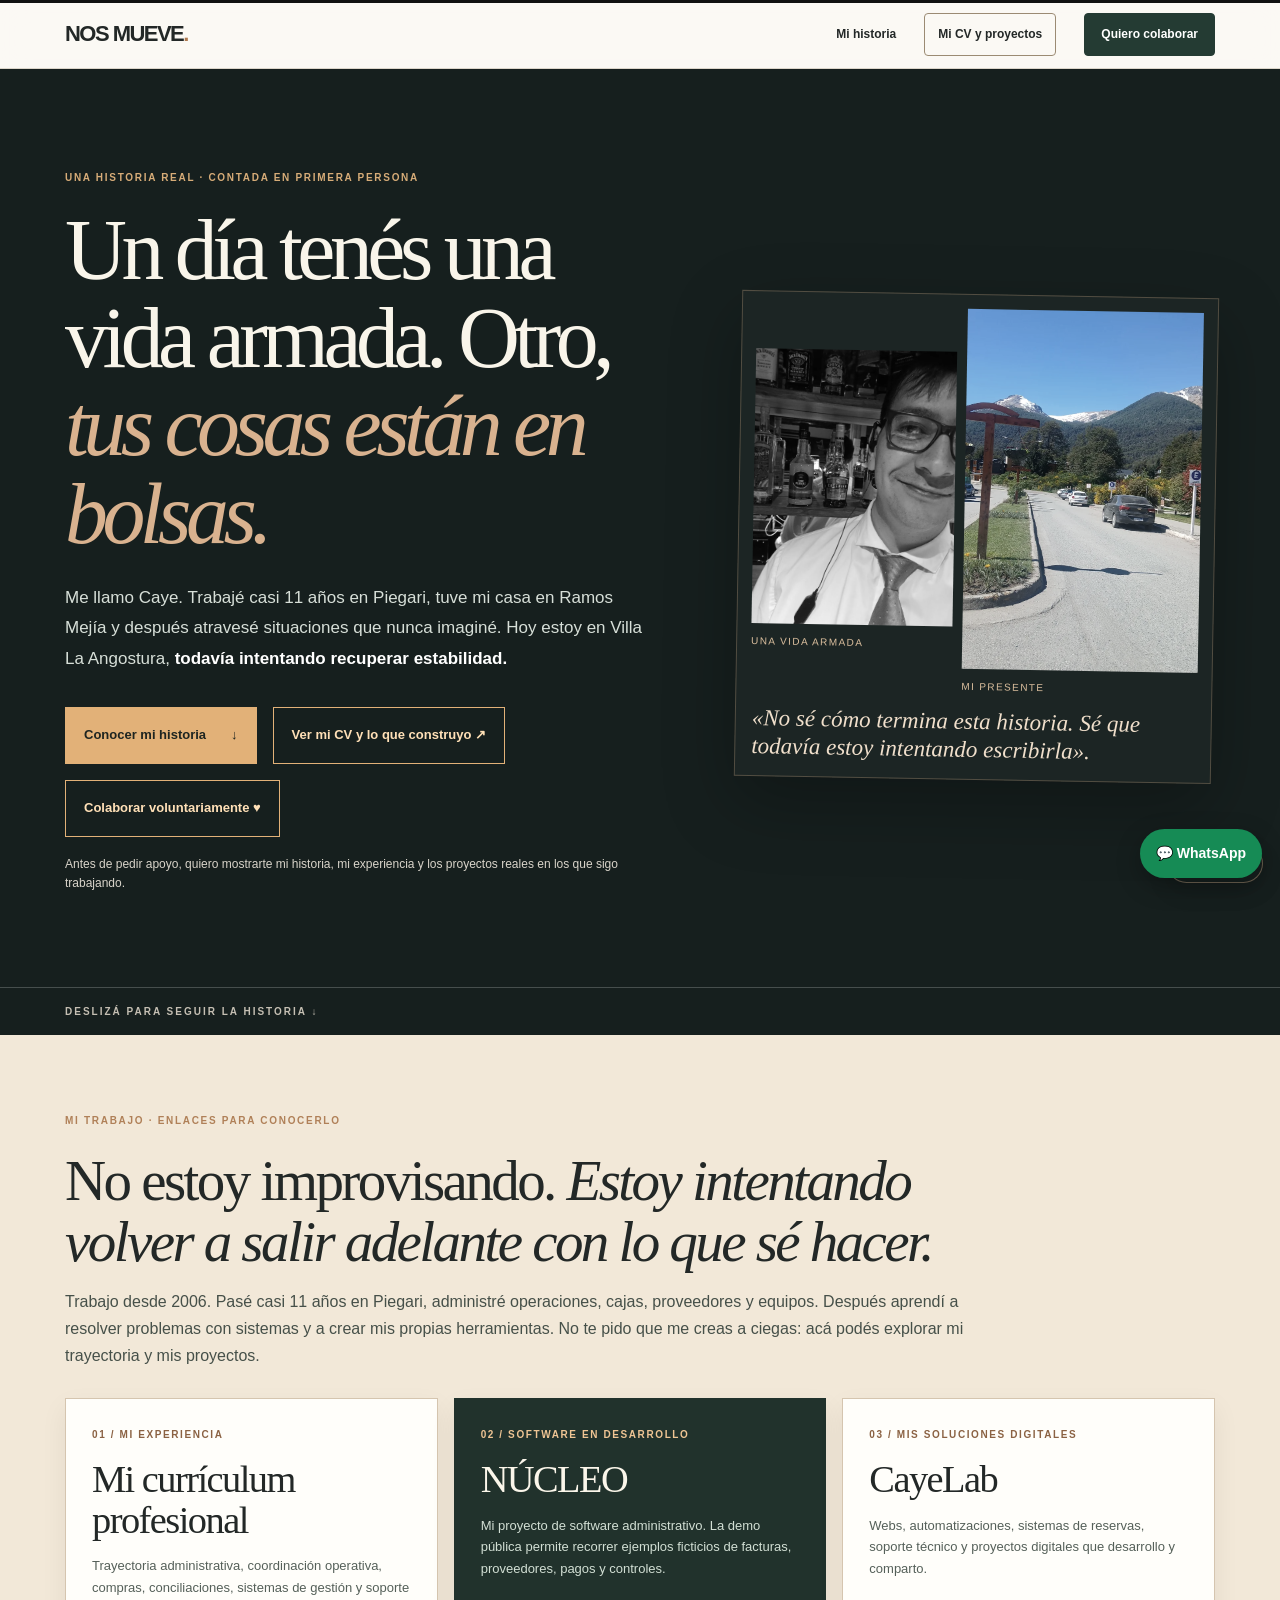
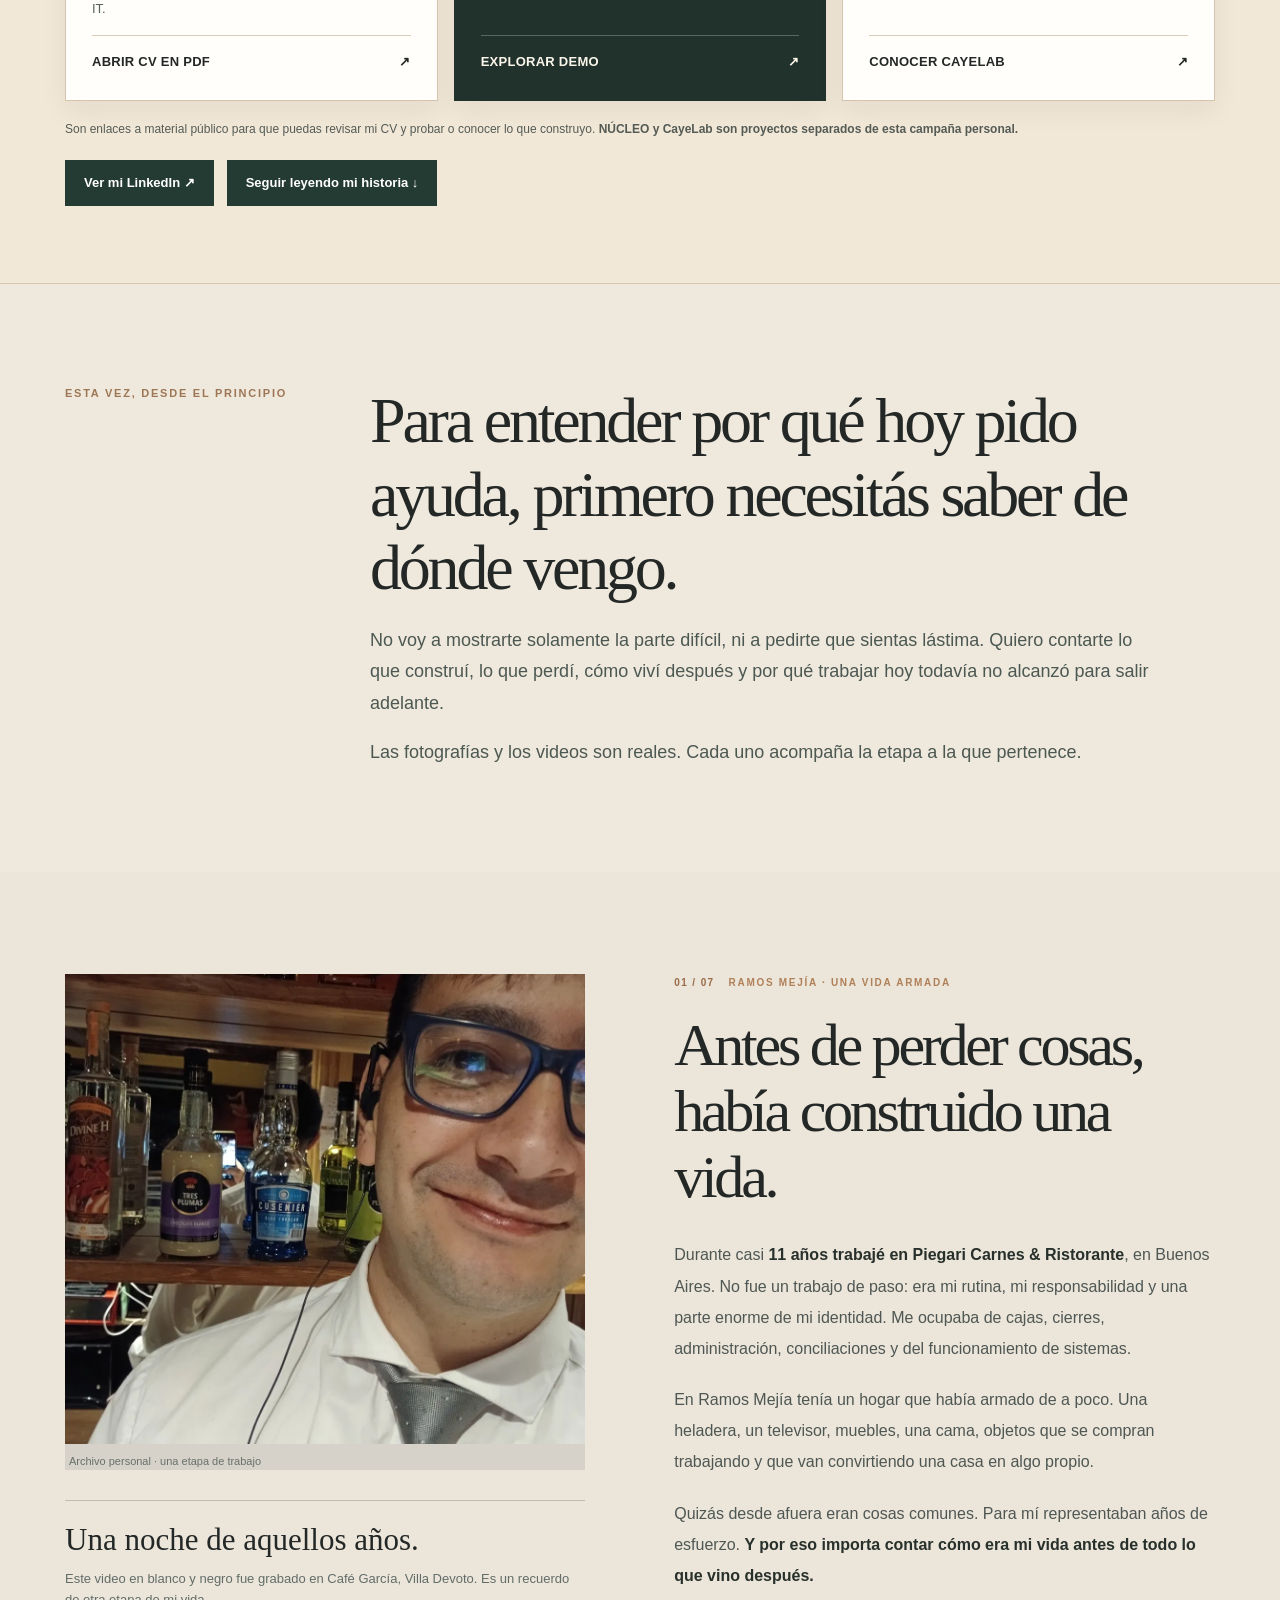
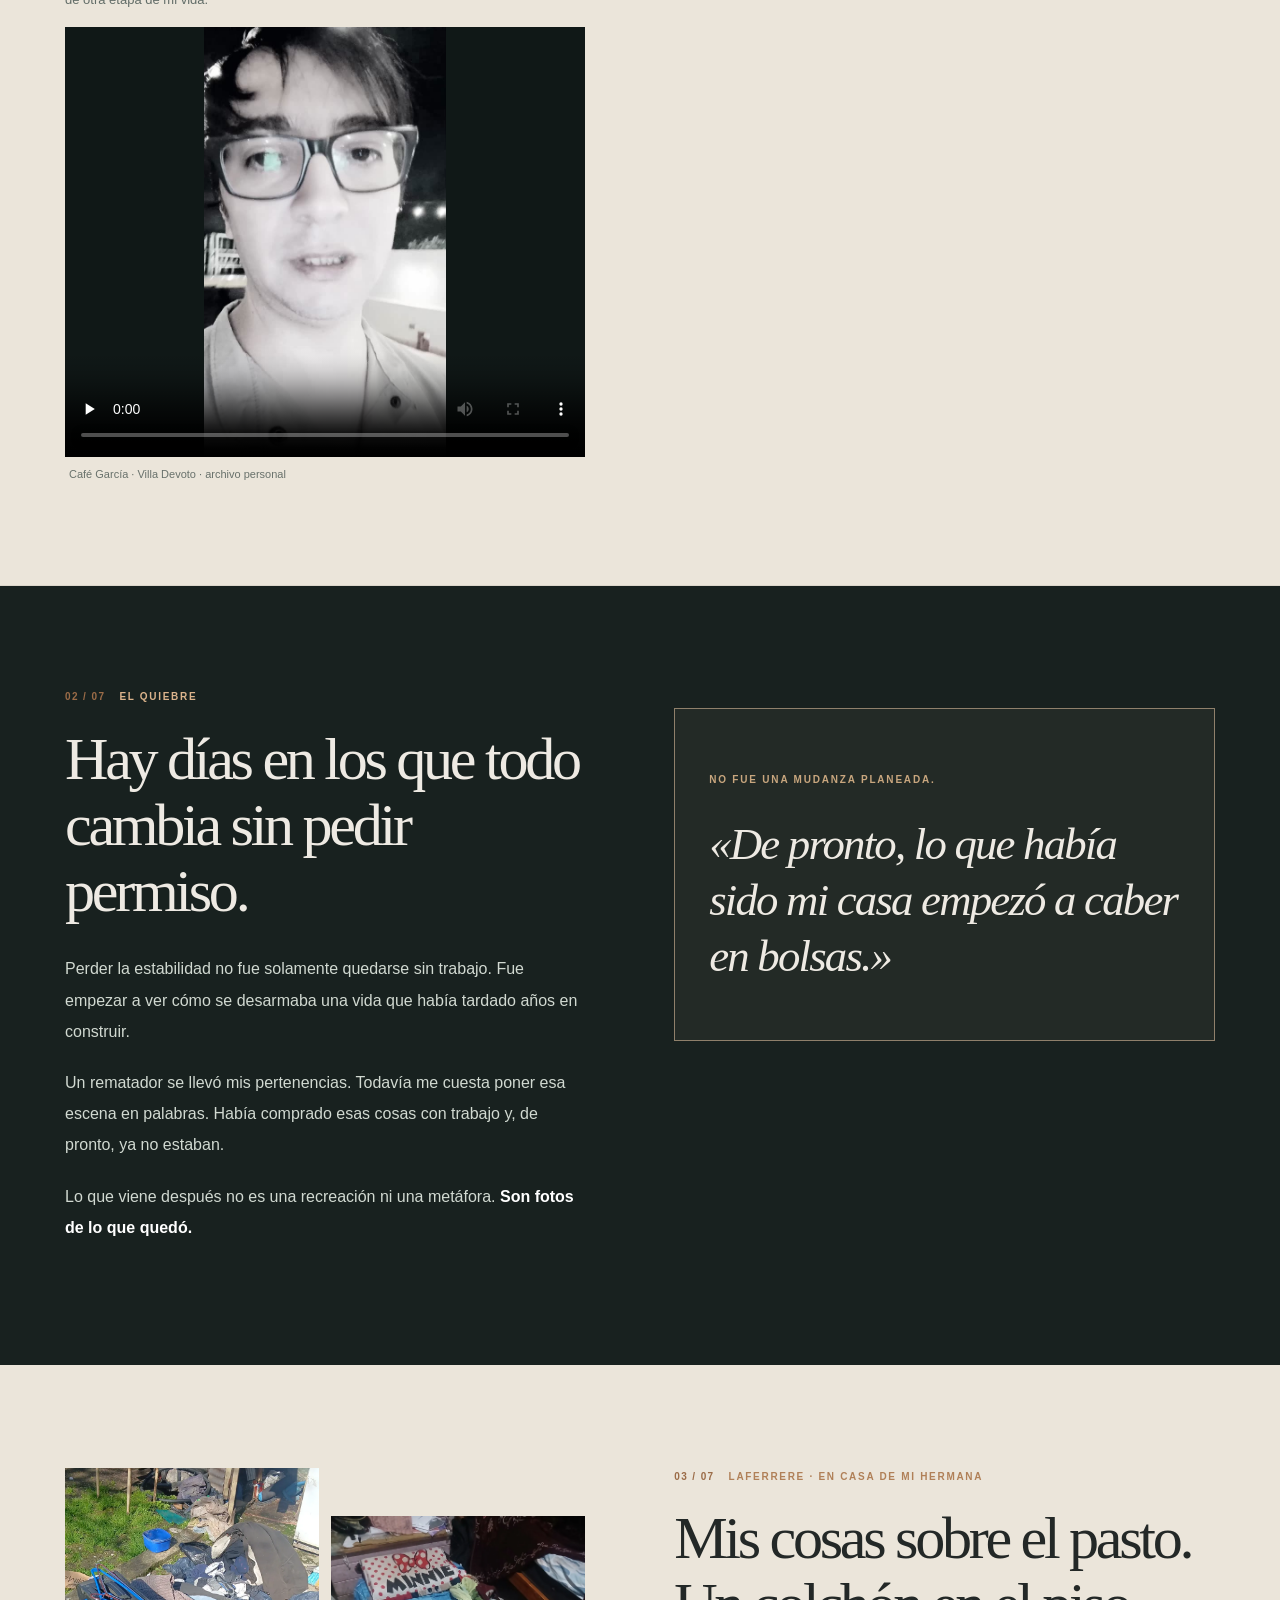
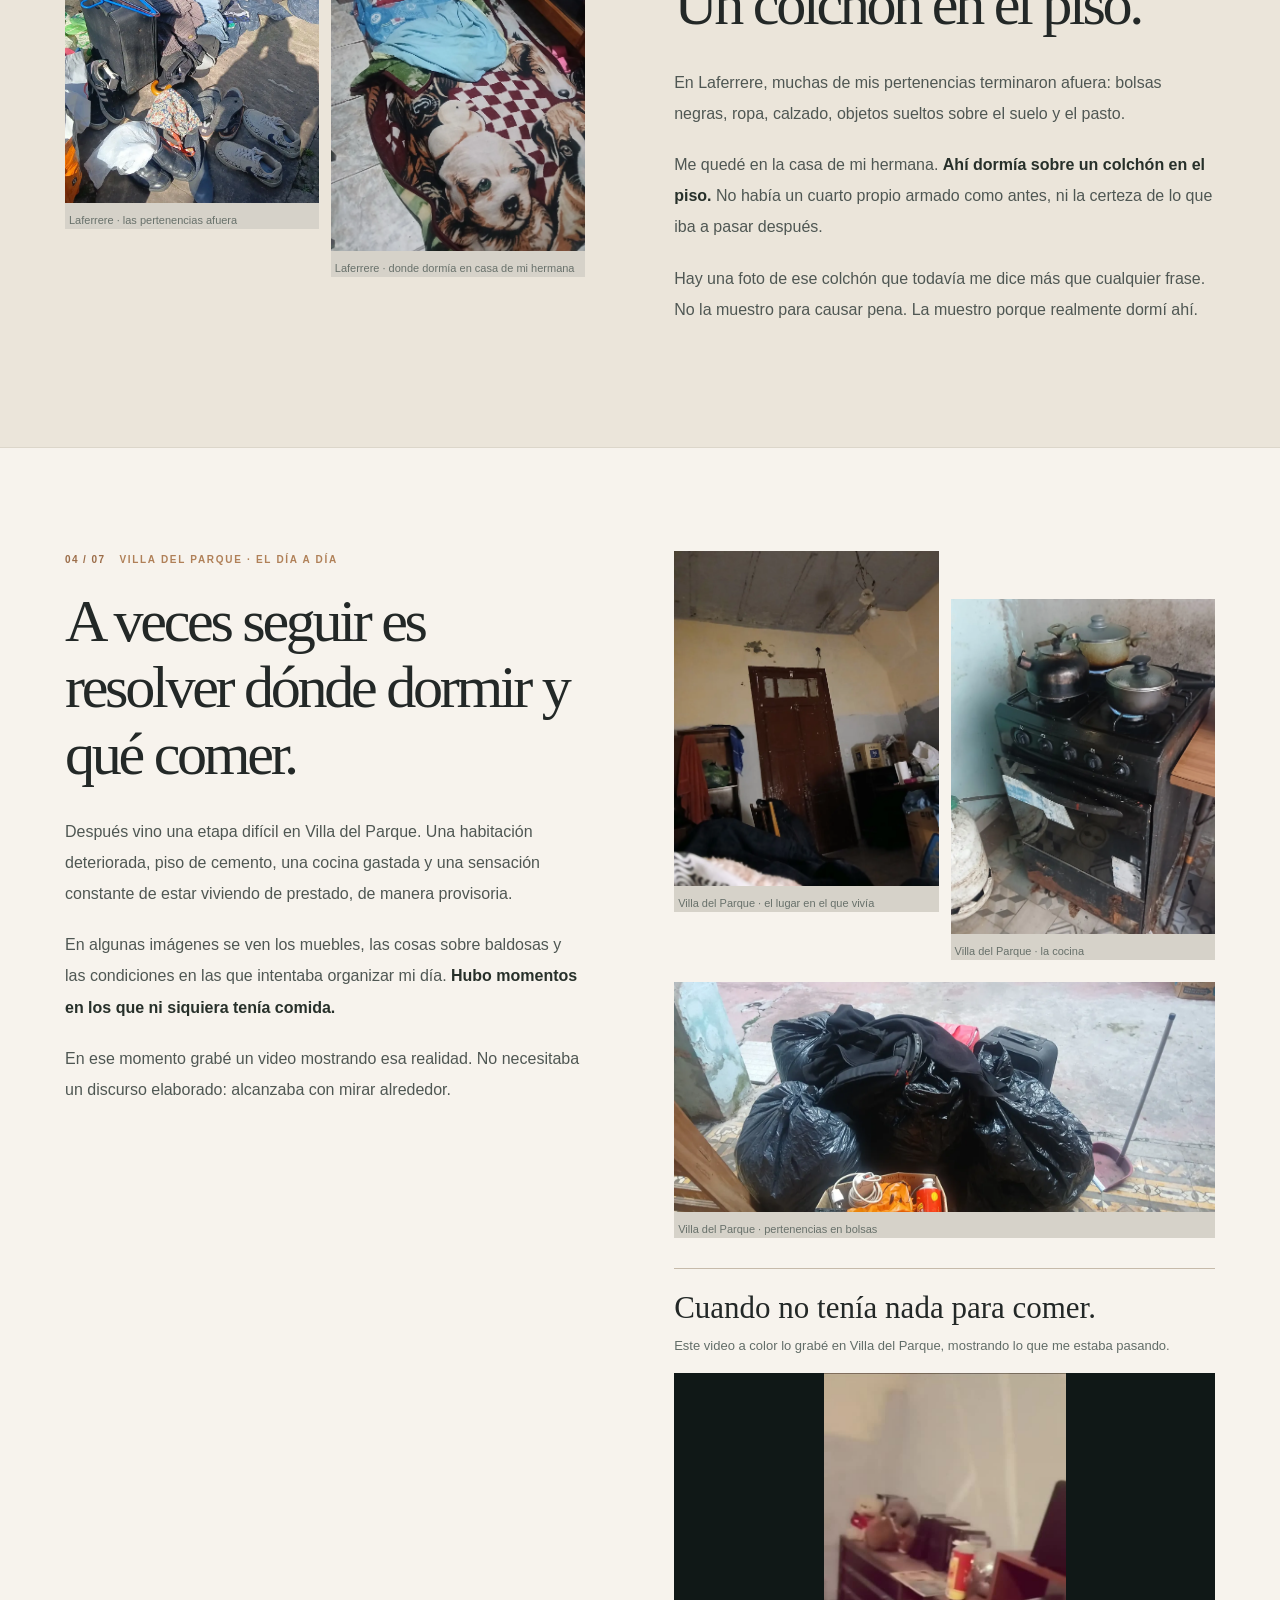
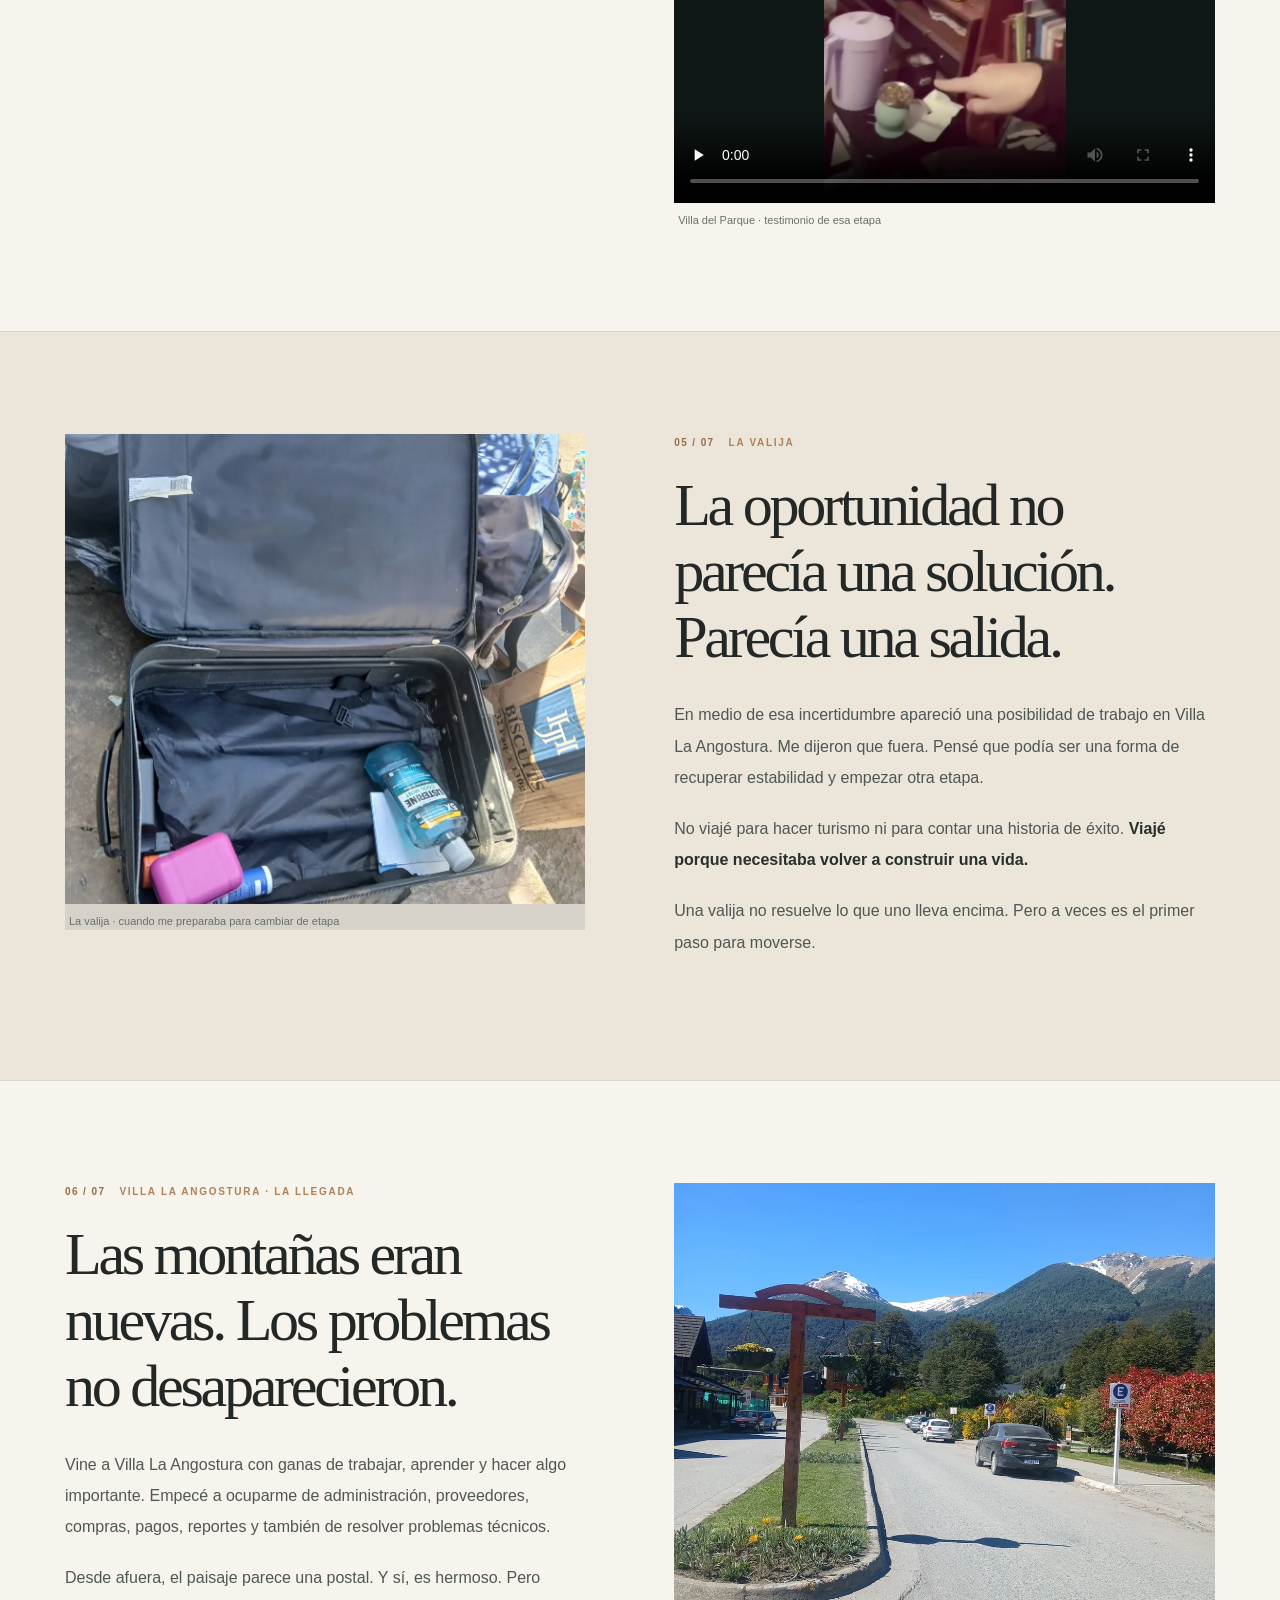
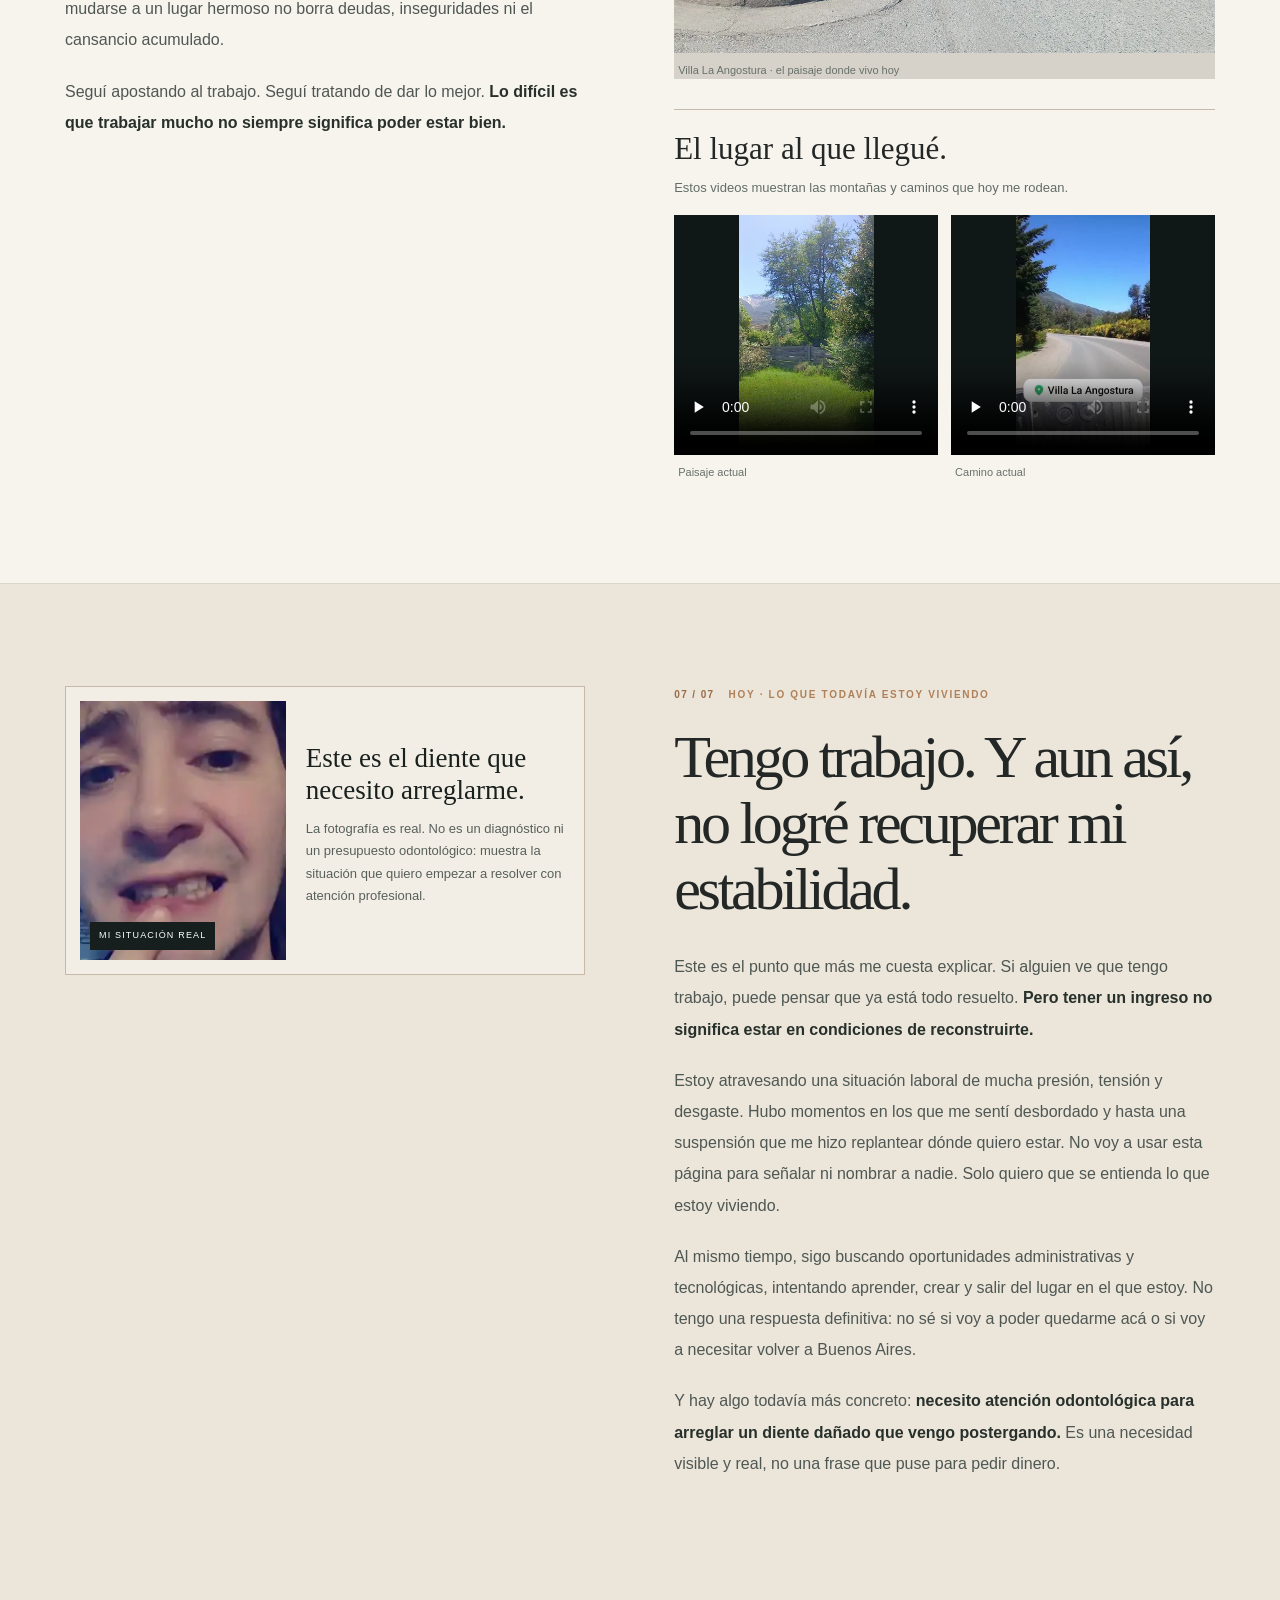
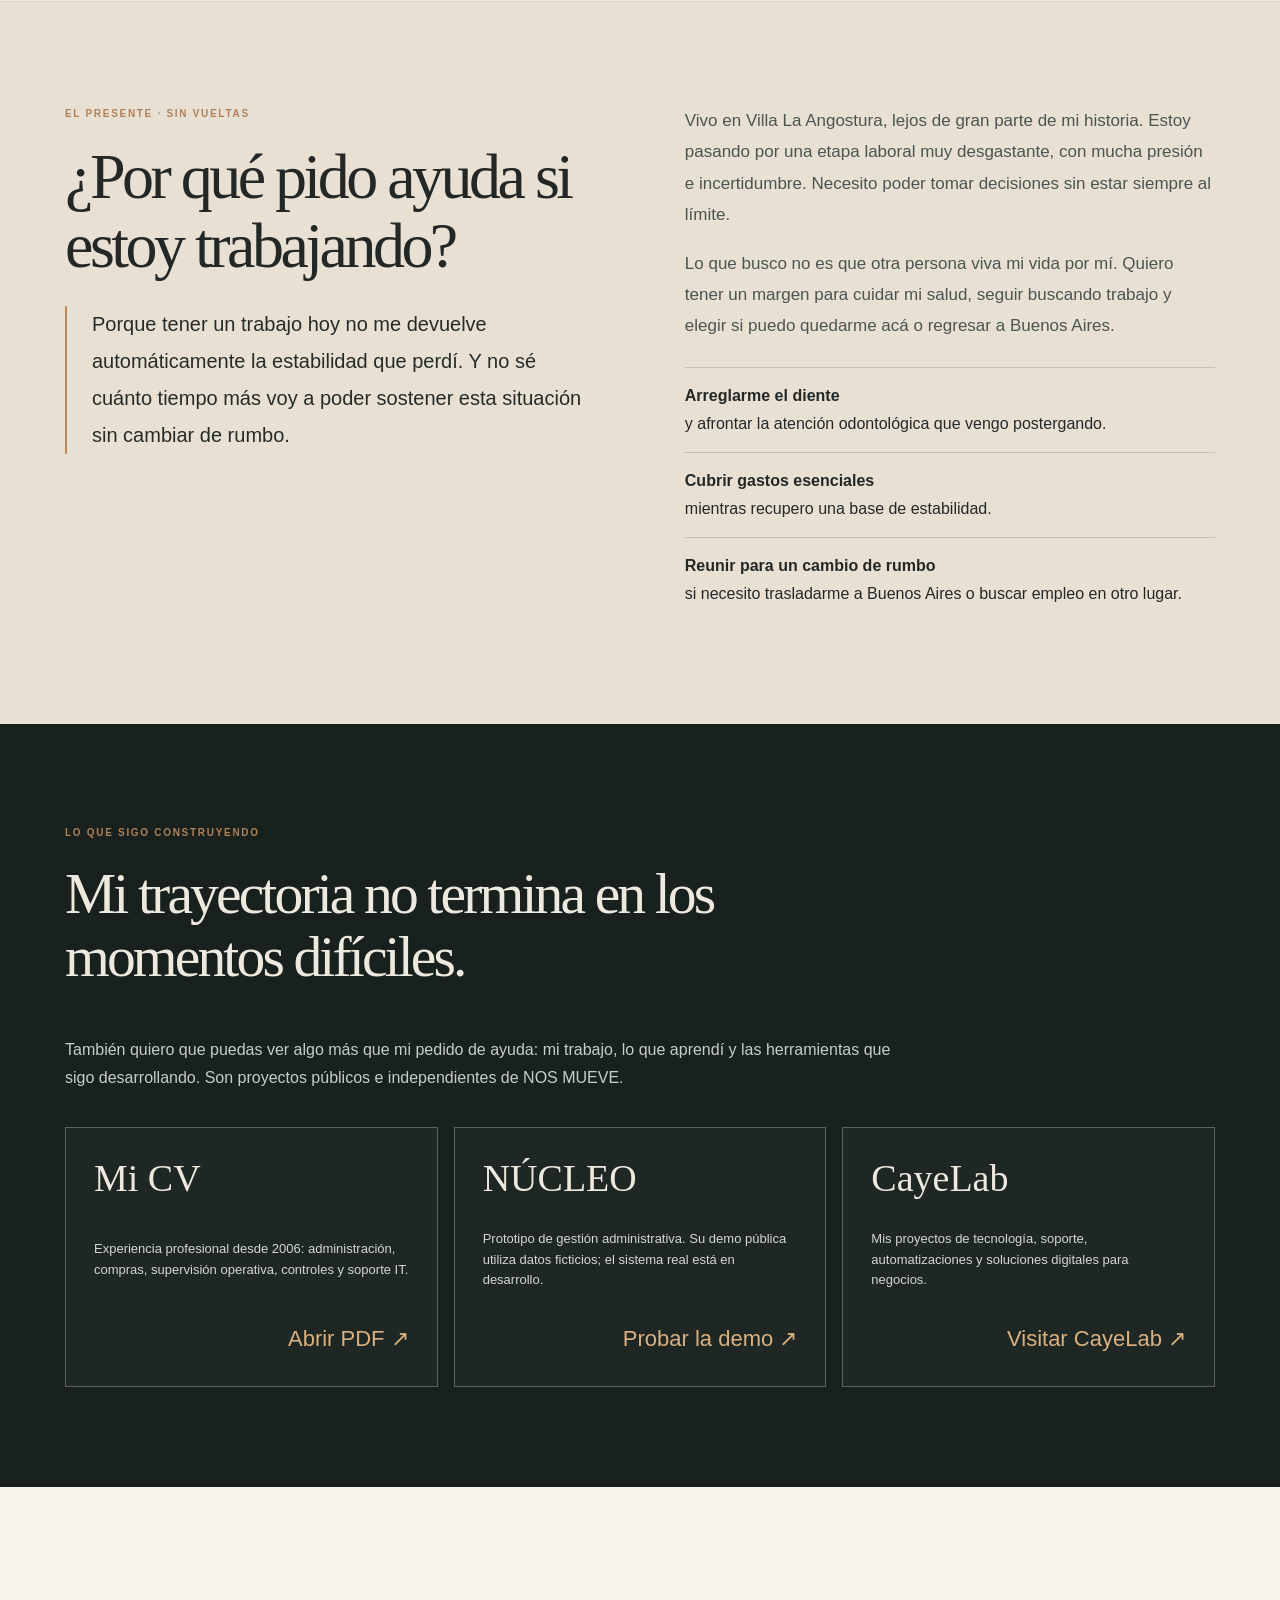
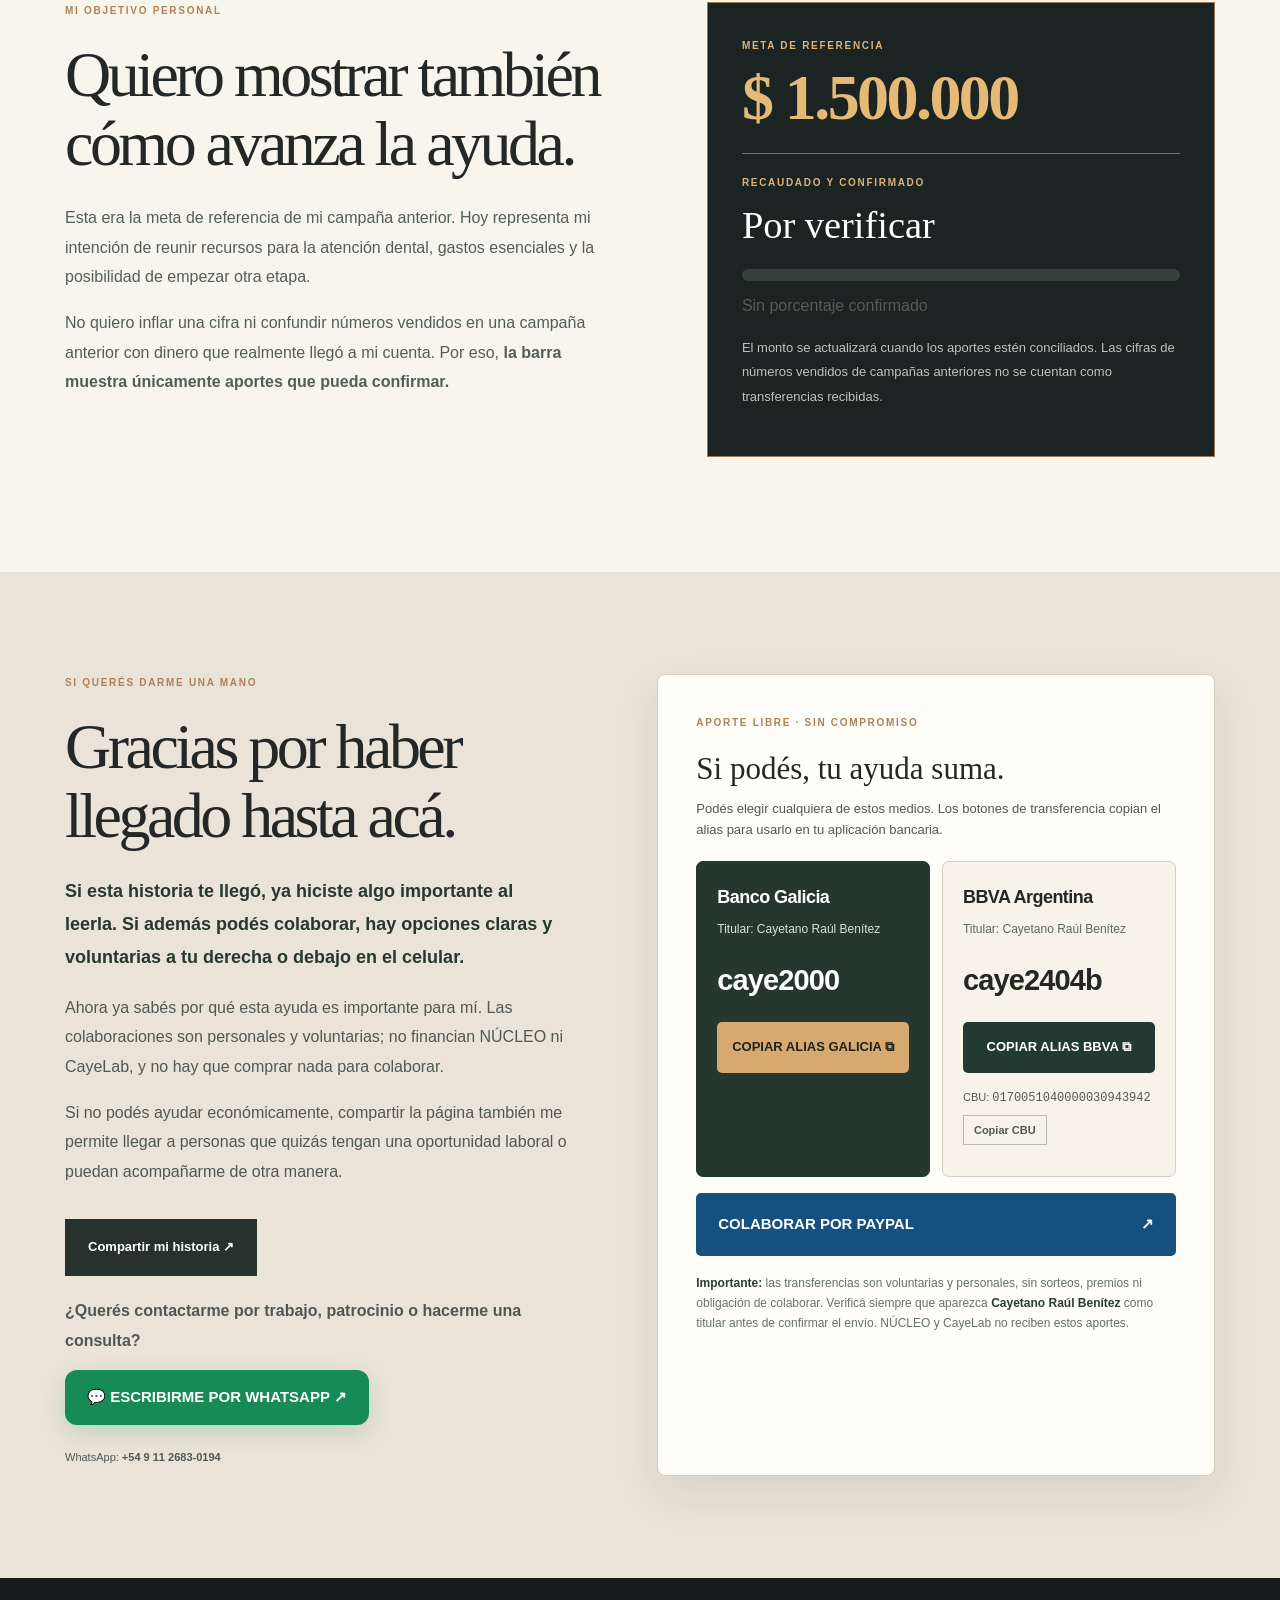
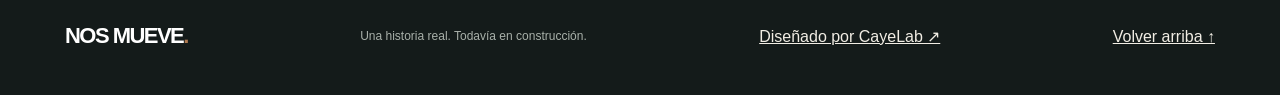
<file: index.html>
<!doctype html>
<html lang="es-AR"><head><meta charset="utf-8"><meta name="viewport" content="width=device-width,initial-scale=1"><meta name="theme-color" content="#161f1e"><meta name="description" content="NOS MUEVE: mi historia real, mi CV, NÚCLEO y CayeLab. Conocé mi trayectoria y, si podés, colaborá de forma voluntaria."><meta property="og:type" content="website"><meta property="og:title" content="NOS MUEVE · Lo que construí, lo que perdí y lo que intento recuperar"><meta property="og:description" content="Mi historia, mi CV y los proyectos NÚCLEO y CayeLab. Estoy intentando reconstruir mi estabilidad; conocé mi trabajo y las formas voluntarias de ayudar."><meta property="og:url" content="https://nosmueve.benitez-lencina.workers.dev/"><meta property="og:image" content="https://nosmueve.benitez-lencina.workers.dev/assets/img/presente-angostura.webp"><meta name="twitter:card" content="summary_large_image"><link rel="canonical" href="https://nosmueve.benitez-lencina.workers.dev/"><link rel="icon" type="image/svg+xml" href="./favicon.svg"><title>NOS MUEVE · Mi historia y mi nuevo comienzo</title><style>
:root{--cream:#f7f3ed;--paper:#fffdf9;--text:#232827;--muted:#626d68;--dark:#161f1e;--gold:#ca9b65;--hair:#dcd6ca;--serif:Georgia,"Times New Roman",serif;--sans:Arial,Helvetica,sans-serif}*{box-sizing:border-box}html{scroll-behavior:smooth;scroll-padding-top:80px}body{margin:0;background:var(--cream);font:16px/1.75 var(--sans);color:var(--text);-webkit-font-smoothing:antialiased}a{color:inherit}button{font:inherit;cursor:pointer}img{max-width:100%;display:block}figure{margin:0}h1,h2,h3,p{margin-top:0}h1,h2,h3{line-height:1.09}button:focus-visible,a:focus-visible{outline:3px solid #cc995e;outline-offset:4px}[hidden]{display:none!important}::selection{background:#d8b895;color:#141d1c}.container{width:min(1150px,calc(100% - 44px));margin:auto}.progress-line{position:fixed;z-index:120;top:0;left:0;width:100%;height:3px;background:#111}.progress-line>span{display:block;height:100%;background:var(--gold);width:0}.topbar{position:sticky;top:0;z-index:110;background:#fbf9f5ed;backdrop-filter:blur(14px);border-bottom:1px solid var(--hair)}.topbar-inner{height:68px;display:flex;align-items:center;justify-content:space-between;gap:20px}.brand{font-weight:900;font-size:22px;letter-spacing:-.07em;text-decoration:none;white-space:nowrap}.brand b{color:#b07a50}.navlinks{display:flex;gap:28px;font-size:12px;font-weight:800;align-items:center}.navlinks a{text-decoration:none}.navlinks a:hover{text-decoration:underline;text-underline-offset:5px}.hero{background:var(--dark);color:#f9f5ea;overflow:hidden}.hero-inner{min-height:680px;padding:100px 0 82px;display:grid;grid-template-columns:1.1fr .9fr;gap:clamp(35px,7vw,100px);align-items:center}.eyebrow{display:flex;gap:14px;align-items:center;text-transform:uppercase;font-size:10px;letter-spacing:.17em;font-weight:900;color:#b08058;margin-bottom:20px}.hero .eyebrow{color:#d7ac78}.eyebrow .episode-num{color:#9b6c48;letter-spacing:.14em}.hero h1{font:normal clamp(56px,6.7vw,106px)/1.03 var(--serif);letter-spacing:-.064em;margin:0 0 23px}.hero h1 em{color:#d9b28f;font-style:italic}.hero p{font-size:17px;line-height:1.8;color:#d7dfd8;max-width:595px}.hero p strong{color:#fff}.hero-actions{display:flex;flex-wrap:wrap;gap:16px;align-items:center;margin-top:32px}.start{display:inline-flex;gap:25px;justify-content:space-between;align-items:center;min-height:57px;padding:15px 19px;background:#e2b178;color:#1e2521;text-decoration:none;font-weight:900;font-size:13px}.hero-actions .text-link{font-size:13px;color:#f1decb;text-underline-offset:5px}.hero-montage{border:1px solid #a4896e66;padding:14px;transform:rotate(1deg);background:#ffffff07;box-shadow:0 25px 70px #0004}.hero-montage-grid{display:grid;grid-template-columns:.85fr 1fr;gap:10px;align-items:center}.hero-montage img{height:360px;width:100%;object-fit:cover;filter:grayscale(.35)}.hero-montage figure:first-child img{height:275px;filter:grayscale(1)}.hero-montage figcaption{font-size:10px;letter-spacing:.14em;color:#dbbf9e;padding-top:9px}.hero-montage .caption{font:italic 23px/1.25 var(--serif);margin:12px 2px 0;color:#f0dfcb}.scroll-note{border-top:1px solid #ffffff35;padding:15px 0;font-size:10px;letter-spacing:.2em;font-weight:800;color:#c5bfb3}.intro{padding:100px 0 85px;background:#efe8dc}.intro-grid{display:grid;grid-template-columns:240px 1fr;gap:65px}.intro h2{font:normal clamp(38px,5vw,68px)/1.15 var(--serif);letter-spacing:-.05em;max-width:780px;margin-bottom:20px}.intro p{max-width:790px;color:#4c5852;font-size:18px}.intro .overline{font-weight:900;color:#9d7655;letter-spacing:.16em;font-size:11px}.reading-chip{position:fixed;right:17px;bottom:17px;z-index:30;pointer-events:none;background:#16201eee;color:#f3efe8;padding:9px 13px;border:1px solid #deb8936b;border-radius:99px;font-size:11px;font-weight:800;box-shadow:0 8px 22px #0002}.reading-chip strong{color:#dbb58d}.episode{padding:clamp(75px,8vw,130px) 0;border-bottom:1px solid var(--hair);background:var(--cream)}.episode:nth-of-type(even){background:#ebe5da}.episode.dark{background:#18211f;color:#eeeae3;border:0}.episode-inner{width:min(1150px,calc(100% - 44px));margin:auto;display:grid;grid-template-columns:minmax(0,.98fr) minmax(0,1.02fr);gap:clamp(35px,7vw,95px);align-items:start}.episode:nth-child(even):not(.dark) .episode-copy{order:2}.episode:nth-child(even):not(.dark) .episode-media{order:1}.episode-copy h2{font:normal clamp(41px,4.7vw,70px)/1.1 var(--serif);letter-spacing:-.055em;margin:0 0 29px}.episode-copy p{font-size:16px;line-height:1.95;color:#4f5753;margin:0 0 20px}.episode-copy strong{font-weight:800;color:#27302a}.episode.dark .episode-copy p{color:#d1d9d1}.episode.dark strong{color:#fff}.episode.dark .eyebrow{color:#dcb48c}.photo{background:#d6d2c9}.photo img{width:100%;height:470px;object-fit:cover}.photo figcaption,.film figcaption{font-size:11px;color:#68716b;padding:10px 4px 0;line-height:1.45}.episode.dark figcaption{color:#cad2c9}.photo-pair{display:grid;grid-template-columns:1fr 1fr;gap:12px;align-items:start}.photo-pair img{height:335px}.photo-pair figure:nth-child(2){margin-top:48px}.photo-wide{margin-top:22px}.photo-wide img{height:230px}.quote-frame{border:1px solid #8f806b;padding:55px 34px;background:#e6d6b50d;margin-top:20px}.quote-frame span{font-size:10px;letter-spacing:.18em;color:#c8a67e;font-weight:900}.quote-frame blockquote{margin:25px 0 0;font:italic clamp(29px,3.5vw,48px)/1.25 var(--serif);letter-spacing:-.04em}.film-aside{margin:30px 0 0;padding-top:21px;border-top:1px solid #c6baaa}.film-aside h3{font:normal 31px/1.15 var(--serif);margin:0 0 10px}.film-aside p{color:var(--muted);font-size:13px;line-height:1.65;margin-bottom:16px}.film video{width:100%;max-height:430px;background:#101817;display:block;object-fit:contain}.video-pair{display:grid;grid-template-columns:1fr 1fr;gap:13px}.video-pair video{max-height:240px}.teeth-panel{background:#f3eee5;color:#18211e;padding:14px;display:grid;grid-template-columns:minmax(0,.78fr) minmax(0,1fr);gap:20px;align-items:center;border:1px solid #c6b9a8}.teeth-photo{position:relative;overflow:hidden;background:#d9c3b4}.teeth-photo img{width:100%;max-height:360px;object-fit:cover}.image-stamp{position:absolute;bottom:10px;left:10px;background:#161f1e;color:white;font-size:9px;letter-spacing:.13em;padding:6px 9px}.teeth-copy h3{font:normal 27px/1.2 var(--serif);margin-bottom:12px}.teeth-copy p{font-size:13px;color:#57605b;line-height:1.7}.purpose{background:#e9e0d4;padding:clamp(70px,8vw,120px) 0}.purpose-layout{display:grid;grid-template-columns:1fr 1fr;gap:clamp(30px,7vw,90px)}.purpose h2,.progress-section h2,.help h2{font:normal clamp(40px,5vw,70px)/1.08 var(--serif);letter-spacing:-.055em;margin:0 0 25px}.purpose p{font-size:17px;line-height:1.85;color:#4a5550}.purpose .reason{border-left:2px solid #bb895e;padding-left:25px;font-size:20px;color:#252c28}.purpose ul{padding:0;margin:25px 0 0;list-style:none}.purpose li{padding:14px 0;border-top:1px solid #c9c0b3;font-size:16px}.purpose li strong{display:block}.projects{padding:100px 0;background:#18211e;color:#eee9df}.projects h2{font:normal clamp(36px,4.5vw,62px)/1.1 var(--serif);letter-spacing:-.05em;max-width:850px}.projects p{color:#c6cec6;font-size:16px;max-width:850px}.project-cards{display:grid;grid-template-columns:1fr 1fr;gap:16px;margin-top:35px}.project-link{padding:30px;text-decoration:none;border:1px solid #a3a49478;background:#ffffff07;min-height:200px;display:flex;flex-direction:column;justify-content:space-between;transition:background .15s}.project-link:hover{background:#ffffff16}.project-link strong{font:normal 30px var(--serif)}.project-link small{color:#d3d8d1;font-size:13px;line-height:1.6}.project-link .arrow{align-self:end;font-size:22px;color:#dab080}.progress-section{padding:clamp(85px,9vw,130px) 0;background:#f8f5ed}.progress-layout{display:grid;grid-template-columns:1fr .92fr;gap:clamp(30px,7vw,90px);align-items:start}.progress-section p{font-size:16px;line-height:1.85;color:#525e56}.meter{background:#1b2422;color:#f4f0e6;padding:34px;border:1px solid #997753}.meter-label{font-size:10px;letter-spacing:.17em;font-weight:900;color:#dcb27d}.meter-goal{font:700 clamp(46px,5vw,72px)/1.1 var(--serif);color:#e5b976;letter-spacing:-.04em;margin:8px 0 20px}.meter-goal small{font:800 12px var(--sans);letter-spacing:.12em}.meter-divider{border-top:1px solid #6d736d;margin:20px 0}.meter-raised{font:normal clamp(27px,3vw,42px)/1.25 var(--serif);color:#fff;margin:9px 0 20px}.meter-track{height:12px;border-radius:9px;background:#35413d;overflow:hidden;margin:20px 0 10px}.meter-fill{height:100%;background:#dfb272;width:0;transition:width .4s}.meter-note{color:#bac6bd!important;font-size:13px!important}.meter-percent{font-size:12px;color:#e0ba84}.help{background:#eae3d8;padding:clamp(75px,8vw,115px) 0}.help-layout{display:grid;grid-template-columns:.9fr 1fr;gap:clamp(30px,7vw,95px)}.help p{font-size:16px;line-height:1.85;color:#4f5953}.payment{background:#fffdf8;border:1px solid #d7cdbf;padding:clamp(21px,3vw,40px)}.payment h3{font:normal 31px var(--serif)}.pay-row{padding:13px 0;border-bottom:1px solid #ded6ca}.pay-row span{display:block;font-size:11px;color:#737a73;text-transform:uppercase;letter-spacing:.08em}.pay-row strong,.pay-row code{display:block;font-size:16px;overflow-wrap:anywhere;margin:4px 0}.pay-row .big{font-size:28px;letter-spacing:-.04em}.copy{background:#ece7dc;border:1px solid #c7c1b7;padding:8px 14px;font-size:12px;font-weight:800;margin:8px 0 0}.paypal{display:flex;align-items:center;justify-content:space-between;background:#155080;color:#fff;text-decoration:none;padding:18px 22px;margin-top:30px;font-weight:900}.paypal:hover{background:#0b3c62}.share{background:#27322e;color:#fff;border:0;padding:17px 23px;margin-top:17px;font-size:13px;font-weight:800}.payment .notice{font-size:12px;color:#657168;line-height:1.7;margin-top:17px}.footer{background:#141b1a;color:#f1ede4;padding:39px 0}.footer-inner{display:flex;justify-content:space-between;gap:20px;align-items:center}.footer p{font-size:12px;color:#a8b0a9;margin:0}.footer .brand{color:#fff}.toast{position:fixed;bottom:25px;left:50%;transform:translateX(-50%);padding:13px 20px;background:#1c2722;color:white;z-index:200;box-shadow:0 4px 30px #0004;font-size:12px;font-weight:800;max-width:90vw}.sr-only{position:absolute;clip:rect(0,0,0,0);width:1px;height:1px;overflow:hidden}.spacer{height:2px}.light-accent{color:#b77a52}@media(max-width:960px){.hero-inner{grid-template-columns:1fr 1fr;gap:25px}.episode-inner{grid-template-columns:1fr 1fr;gap:40px}.episode-copy h2{font-size:clamp(40px,5vw,54px)}}@media(max-width:760px){.container,.episode-inner{width:calc(100% - 36px)}.topbar-inner{height:62px}.brand{font-size:19px}.navlinks{gap:13px;font-size:11px}.navlinks a:first-child{display:none}.hero-inner{grid-template-columns:1fr;min-height:0;padding:65px 0 52px}.hero h1{font-size:clamp(52px,11vw,79px)}.hero-montage{max-width:540px;width:100%}.hero-montage img{height:265px}.hero-montage figure:first-child img{height:210px}.intro{padding:65px 0}.intro-grid{grid-template-columns:1fr;gap:10px}.episode{padding:68px 0}.episode-inner{grid-template-columns:1fr;gap:32px}.episode:nth-child(even):not(.dark) .episode-copy,.episode:nth-child(even):not(.dark) .episode-media{order:initial}.episode-copy h2{font-size:clamp(40px,9.5vw,59px)}.episode-copy p{font-size:16px;line-height:1.85}.photo img{height:380px}.photo-pair img{height:280px}.video-pair{grid-template-columns:1fr 1fr}.purpose-layout,.progress-layout,.help-layout{grid-template-columns:1fr}.projects{padding:70px 0}.project-cards{grid-template-columns:1fr}.purpose{padding:75px 0}.reading-chip{right:10px;bottom:9px;padding:6px 10px;font-size:9px}.footer-inner{flex-direction:column;align-items:flex-start}}@media(max-width:420px){.navlinks a:nth-child(2){display:none}.hero h1{font-size:51px}.hero-montage img{height:215px}.hero-montage figure:first-child img{height:185px}.photo-pair img{height:220px}.episode-copy h2{font-size:42px}.teeth-panel{grid-template-columns:1fr}.teeth-photo img{max-height:280px}.video-pair{grid-template-columns:1fr}.payment{padding:22px}.meter-goal{font-size:50px}.help h2,.progress-section h2{font-size:43px}}@media(prefers-reduced-motion:reduce){html{scroll-behavior:auto}*{transition:none!important}}

/* NOS MUEVE · acceso visible a trayectoria y colaboración */
.navlinks .nav-work{border:1px solid #9b8b73;padding:10px 13px;border-radius:4px}
.navlinks .nav-help{background:#243b33;color:#fff;border:1px solid #243b33;padding:10px 16px;border-radius:4px}
.hero-secondary{display:inline-flex;align-items:center;justify-content:center;min-height:57px;border:1px solid #e2b178;color:#ffe0b7!important;padding:13px 18px;text-decoration:none;font-weight:900;font-size:13px}
.hero-micro{margin-top:18px;font-size:12px!important;line-height:1.6!important;color:#d9d4ca!important}
.proofbar{background:#f2e8d8;border-bottom:1px solid #d6c6b0;padding:clamp(55px,6vw,80px) 0}
.proof-intro{max-width:930px}
.proof-intro h2{font:normal clamp(34px,4.5vw,57px)/1.08 var(--serif);letter-spacing:-.045em;margin-bottom:15px}
.proof-intro p{font-size:16px;line-height:1.7;color:#465049;margin-bottom:0}
.proof-grid{display:grid;grid-template-columns:repeat(3,minmax(0,1fr));gap:16px;margin-top:29px}
.proof-card{min-height:285px;text-decoration:none;padding:27px 26px;background:#fffefa;border:1px solid #d5c5af;display:flex;flex-direction:column;gap:15px;box-shadow:0 10px 25px #241c1110;transition:transform .18s,box-shadow .18s}
.proof-card:hover,.proof-card:focus-visible{transform:translateY(-4px);box-shadow:0 18px 35px #241c1120}
.proof-card.dark{background:#21322c;color:#fbf6ea;border-color:#21322c}
.proof-card .proof-label{font-size:10px;letter-spacing:.16em;text-transform:uppercase;font-weight:900;color:#8b6243}
.proof-card.dark .proof-label{color:#efc594}
.proof-card strong{font:normal clamp(29px,3vw,41px)/1.06 var(--serif);letter-spacing:-.04em}
.proof-card small{font-size:13px;line-height:1.65;color:#556059}
.proof-card.dark small{color:#d2dfd4}
.proof-card .proof-cta{display:flex;justify-content:space-between;gap:10px;align-items:center;font-size:13px;font-weight:900;text-transform:uppercase;letter-spacing:.02em;margin-top:auto;padding-top:15px;border-top:1px solid #d9caba}
.proof-card.dark .proof-cta{border-color:#ffffff40}
.proof-proof{font-size:12px!important;line-height:1.6!important;color:#545b55;margin:19px 0 0!important}
.proof-foot-actions{display:flex;flex-wrap:wrap;gap:13px;margin-top:20px}
.proof-foot-actions a{display:inline-block;background:#243b33;color:#fff;text-decoration:none;padding:12px 19px;font-weight:800;font-size:13px}
.projects .project-cards{grid-template-columns:repeat(3,minmax(0,1fr))}
.projects .project-link{min-height:260px;padding:28px}
.projects .project-link strong{font-size:38px}
.help .help-intro{font-size:18px;font-weight:700;color:#26382f}
.payment{border-radius:8px;box-shadow:0 18px 45px #36261716}
.payment h3{margin-bottom:12px}
.payment-sub{font-size:13px!important;line-height:1.6!important;margin:0 0 20px}
.bank-grid{display:grid;grid-template-columns:1fr 1fr;gap:12px}
.bank-option{border:1px solid #d5ccbc;background:#f8f3e9;border-radius:7px;padding:20px;min-width:0}
.bank-option:first-child{background:#25372f;border-color:#25372f;color:#fff}
.bank-name{font-size:18px;font-weight:900;letter-spacing:-.03em;margin:0 0 7px}
.bank-option .bank-owner{font-size:12px!important;line-height:1.5!important;color:#5b685f;margin-bottom:17px}
.bank-option:first-child .bank-owner{color:#d9e2d8}
.bank-alias{display:block;font-size:clamp(22px,2.5vw,29px);font-weight:900;letter-spacing:-.03em;overflow-wrap:anywhere;margin:0 0 16px}
.bank-copy{width:100%;min-height:51px;background:#d8a96e;color:#1c241e;border:0;border-radius:5px;padding:12px 8px;font-size:13px;font-weight:900}
.bank-option:not(:first-child) .bank-copy{background:#233a32;color:#fff}
.bank-detail{margin-top:16px!important;color:#4e5b51;font-size:11px!important;line-height:1.5!important;overflow-wrap:anywhere}
.bank-detail code{font-size:12px}
.bank-detail button{display:block;margin-top:8px;background:transparent;border:1px solid #b6bbae;padding:6px 10px;font-weight:700;color:inherit}
.paypal.big-pay{border-radius:5px;min-height:58px;margin-top:16px;font-size:15px}
.payment .notice strong{color:#2c3c34}
.mobile-quick{display:none}
@media(max-width:960px){.proof-grid{gap:10px}.proof-card{padding:22px 18px}.bank-grid{grid-template-columns:1fr}}
@media(max-width:760px){.navlinks{gap:8px}.navlinks .nav-work{display:none}.navlinks .nav-help{padding:10px 11px;font-size:11px}.proofbar{padding:53px 0}.proof-grid{grid-template-columns:1fr;gap:12px}.proof-card{min-height:210px;padding:23px}.proof-card strong{font-size:36px}.projects .project-cards{grid-template-columns:1fr}.projects .project-link{min-height:205px}.hero-actions{gap:10px}.hero-secondary,.hero-actions .start{width:100%}.bank-grid{grid-template-columns:1fr}.mobile-quick{position:fixed;z-index:109;bottom:0;left:0;right:0;display:grid;grid-template-columns:1fr 1fr;gap:8px;background:#fffdf8f5;padding:10px 12px calc(10px + env(safe-area-inset-bottom));border-top:1px solid #c6bcad;box-shadow:0 -10px 25px #1c282420}.mobile-quick a{text-decoration:none;text-align:center;display:grid;place-items:center;min-height:45px;font-size:13px;font-weight:900;background:#23372e;color:#fff;border-radius:5px}.mobile-quick a:last-child{background:#d8a96e;color:#1c241e}body{padding-bottom:70px}.toast{bottom:90px}}
@media(prefers-reduced-motion:reduce){.proof-card{transition:none}}

/* Contacto directo para oportunidades y consultas */
.wa-contact{display:inline-flex;align-items:center;justify-content:center;gap:10px;margin:15px 0 8px;padding:14px 22px;border-radius:12px;background:#168b55;color:#fff!important;text-decoration:none;font-size:15px;font-weight:900;box-shadow:0 8px 22px #168b5530;min-height:52px}.wa-contact:hover{background:#117d4b}.wa-contact:focus-visible{outline:3px solid #ca9b65;outline-offset:4px}.wa-floating{position:fixed;z-index:90;right:18px;bottom:75px;display:inline-flex;align-items:center;gap:8px;padding:12px 16px;border-radius:999px;background:#168b55;color:white!important;text-decoration:none;box-shadow:0 8px 25px #0004;font-size:14px;font-weight:900;min-height:49px}.wa-floating:hover{background:#117d4b}@media(min-width:800px){.wa-floating{bottom:22px}}@media(max-width:400px){.wa-floating{right:12px;bottom:75px;padding:11px 13px;font-size:12px}}
</style></head>
<body><div class="progress-line" aria-hidden="true"><span id="scroll-progress"></span></div>
<header class="topbar"><div class="container topbar-inner"><a class="brand" href="#inicio">NOS MUEVE<b>.</b></a><nav class="navlinks" aria-label="Navegación"><a href="#historia">Mi historia</a><a class="nav-work" href="#trayectoria">Mi CV y proyectos</a><a class="nav-help" href="#ayudar">Quiero colaborar</a></nav></div></header>
<main><section class="hero" id="inicio"><div class="container hero-inner"><div><div class="eyebrow">UNA HISTORIA REAL · CONTADA EN PRIMERA PERSONA</div><h1>Un día tenés una vida armada. Otro, <em>tus cosas están en bolsas.</em></h1><p>Me llamo Caye. Trabajé casi 11 años en Piegari, tuve mi casa en Ramos Mejía y después atravesé situaciones que nunca imaginé. Hoy estoy en Villa La Angostura, <strong>todavía intentando recuperar estabilidad.</strong></p><div class="hero-actions"><a class="start" href="#historia">Conocer mi historia <span aria-hidden="true">↓</span></a><a class="hero-secondary" href="#trayectoria">Ver mi CV y lo que construyo ↗</a><a class="hero-secondary" href="#ayudar">Colaborar voluntariamente ♥</a></div><p class="hero-micro">Antes de pedir apoyo, quiero mostrarte mi historia, mi experiencia y los proyectos reales en los que sigo trabajando.</p></div><div class="hero-montage"><div class="hero-montage-grid"><figure><img src="assets/img/retrato-trabajo.webp" alt="Fotografía de archivo de una etapa de trabajo" loading="eager"><figcaption>UNA VIDA ARMADA</figcaption></figure><figure><img src="assets/img/presente-angostura.webp" alt="Paisaje de montañas de Villa La Angostura" loading="eager"><figcaption>MI PRESENTE</figcaption></figure></div><p class="caption">«No sé cómo termina esta historia. Sé que todavía estoy intentando escribirla».</p></div></div><div class="scroll-note"><div class="container">DESLIZÁ PARA SEGUIR LA HISTORIA ↓</div></div></section>

<section class="proofbar" id="trayectoria" aria-labelledby="proof-title">
  <div class="container">
    <div class="proof-intro"><div class="eyebrow">MI TRABAJO · ENLACES PARA CONOCERLO</div><h2 id="proof-title">No estoy improvisando. <em>Estoy intentando volver a salir adelante con lo que sé hacer.</em></h2>
    <p>Trabajo desde 2006. Pasé casi 11 años en Piegari, administré operaciones, cajas, proveedores y equipos. Después aprendí a resolver problemas con sistemas y a crear mis propias herramientas. No te pido que me creas a ciegas: acá podés explorar mi trayectoria y mis proyectos.</p></div>
    <div class="proof-grid">
      <a class="proof-card" href="https://cayelab-web.pages.dev/cv-cayetano-benitez.pdf" target="_blank" rel="noopener noreferrer" aria-label="Abrir CV profesional PDF de Cayetano Benítez">
        <span class="proof-label">01 / MI EXPERIENCIA</span><strong>Mi currículum profesional</strong><small>Trayectoria administrativa, coordinación operativa, compras, conciliaciones, sistemas de gestión y soporte IT.</small><span class="proof-cta">ABRIR CV EN PDF <span aria-hidden="true">↗</span></span>
      </a>
      <a class="proof-card dark" href="https://cayelab-web.pages.dev/nucleo-demo/" target="_blank" rel="noopener noreferrer" aria-label="Probar demostración pública NÚCLEO con datos ficticios">
        <span class="proof-label">02 / SOFTWARE EN DESARROLLO</span><strong>NÚCLEO</strong><small>Mi proyecto de software administrativo. La demo pública permite recorrer ejemplos ficticios de facturas, proveedores, pagos y controles.</small><span class="proof-cta">EXPLORAR DEMO <span aria-hidden="true">↗</span></span>
      </a>
      <a class="proof-card" href="https://cayelab-web.pages.dev/" target="_blank" rel="noopener noreferrer" aria-label="Visitar CayeLab, proyectos tecnológicos y servicios">
        <span class="proof-label">03 / MIS SOLUCIONES DIGITALES</span><strong>CayeLab</strong><small>Webs, automatizaciones, sistemas de reservas, soporte técnico y proyectos digitales que desarrollo y comparto.</small><span class="proof-cta">CONOCER CAYELAB <span aria-hidden="true">↗</span></span>
      </a>
    </div>
    <p class="proof-proof">Son enlaces a material público para que puedas revisar mi CV y probar o conocer lo que construyo. <strong>NÚCLEO y CayeLab son proyectos separados de esta campaña personal.</strong></p>
    <div class="proof-foot-actions"><a href="https://www.linkedin.com/in/caye2404/" target="_blank" rel="noopener noreferrer">Ver mi LinkedIn ↗</a><a href="#historia">Seguir leyendo mi historia ↓</a></div>
  </div>
</section>
<section class="intro" id="historia"><div class="container intro-grid"><div class="overline">ESTA VEZ, DESDE EL PRINCIPIO</div><div><h2>Para entender por qué hoy pido ayuda, primero necesitás saber de dónde vengo.</h2><p>No voy a mostrarte solamente la parte difícil, ni a pedirte que sientas lástima. Quiero contarte lo que construí, lo que perdí, cómo viví después y por qué trabajar hoy todavía no alcanzó para salir adelante.</p><p>Las fotografías y los videos son reales. Cada uno acompaña la etapa a la que pertenece.</p></div></div></section>
<section class="episode " id="capitulo-1" data-chapter="1" aria-labelledby="t1"><div class="episode-inner"><div class="episode-copy"><div class="eyebrow"><span class="episode-num">01 / 07</span><span>RAMOS MEJÍA · UNA VIDA ARMADA</span></div><h2 id="t1">Antes de perder cosas, había construido una vida.</h2><p>Durante casi <strong>11 años trabajé en Piegari Carnes &amp; Ristorante</strong>, en Buenos Aires. No fue un trabajo de paso: era mi rutina, mi responsabilidad y una parte enorme de mi identidad. Me ocupaba de cajas, cierres, administración, conciliaciones y del funcionamiento de sistemas.</p><p>En Ramos Mejía tenía un hogar que había armado de a poco. Una heladera, un televisor, muebles, una cama, objetos que se compran trabajando y que van convirtiendo una casa en algo propio.</p><p>Quizás desde afuera eran cosas comunes. Para mí representaban años de esfuerzo. <strong>Y por eso importa contar cómo era mi vida antes de todo lo que vino después.</strong></p></div><div class="episode-media"><figure class="photo "><img loading="lazy" decoding="async" src="assets/img/retrato-trabajo.webp" alt="Retrato personal de una etapa de trabajo anterior"><figcaption>Archivo personal · una etapa de trabajo</figcaption></figure><div class="film-aside"><h3>Una noche de aquellos años.</h3><p>Este video en blanco y negro fue grabado en Café García, Villa Devoto. Es un recuerdo de otra etapa de mi vida.</p><figure class="film"><video controls preload="none" playsinline poster="assets/posters/camino.jpg"><source src="assets/video/camino.mp4" type="video/mp4">Tu navegador no admite la reproducción de este video.</video><figcaption>Café García · Villa Devoto · archivo personal</figcaption></figure></div></div></div></section>
<section class="episode dark" id="capitulo-2" data-chapter="2" aria-labelledby="t2"><div class="episode-inner"><div class="episode-copy"><div class="eyebrow"><span class="episode-num">02 / 07</span><span>EL QUIEBRE</span></div><h2 id="t2">Hay días en los que todo cambia sin pedir permiso.</h2><p>Perder la estabilidad no fue solamente quedarse sin trabajo. Fue empezar a ver cómo se desarmaba una vida que había tardado años en construir.</p><p>Un rematador se llevó mis pertenencias. Todavía me cuesta poner esa escena en palabras. Había comprado esas cosas con trabajo y, de pronto, ya no estaban.</p><p>Lo que viene después no es una recreación ni una metáfora. <strong>Son fotos de lo que quedó.</strong></p></div><div class="episode-media"><div class="quote-frame"><span>NO FUE UNA MUDANZA PLANEADA.</span><blockquote>«De pronto, lo que había sido mi casa empezó a caber en bolsas.»</blockquote></div></div></div></section>
<section class="episode " id="capitulo-3" data-chapter="3" aria-labelledby="t3"><div class="episode-inner"><div class="episode-copy"><div class="eyebrow"><span class="episode-num">03 / 07</span><span>LAFERRERE · EN CASA DE MI HERMANA</span></div><h2 id="t3">Mis cosas sobre el pasto. Un colchón en el piso.</h2><p>En Laferrere, muchas de mis pertenencias terminaron afuera: bolsas negras, ropa, calzado, objetos sueltos sobre el suelo y el pasto.</p><p>Me quedé en la casa de mi hermana. <strong>Ahí dormía sobre un colchón en el piso.</strong> No había un cuarto propio armado como antes, ni la certeza de lo que iba a pasar después.</p><p>Hay una foto de ese colchón que todavía me dice más que cualquier frase. No la muestro para causar pena. La muestro porque realmente dormí ahí.</p></div><div class="episode-media"><div class="photo-pair"><figure class="photo "><img loading="lazy" decoding="async" src="assets/img/pertenencias-pasto.webp" alt="Pertenencias extendidas junto al pasto en Laferrere"><figcaption>Laferrere · las pertenencias afuera</figcaption></figure><figure class="photo "><img loading="lazy" decoding="async" src="assets/img/colchon.webp" alt="Colchón y mantas sobre el piso, en casa de mi hermana"><figcaption>Laferrere · donde dormía en casa de mi hermana</figcaption></figure></div></div></div></section>
<section class="episode " id="capitulo-4" data-chapter="4" aria-labelledby="t4"><div class="episode-inner"><div class="episode-copy"><div class="eyebrow"><span class="episode-num">04 / 07</span><span>VILLA DEL PARQUE · EL DÍA A DÍA</span></div><h2 id="t4">A veces seguir es resolver dónde dormir y qué comer.</h2><p>Después vino una etapa difícil en Villa del Parque. Una habitación deteriorada, piso de cemento, una cocina gastada y una sensación constante de estar viviendo de prestado, de manera provisoria.</p><p>En algunas imágenes se ven los muebles, las cosas sobre baldosas y las condiciones en las que intentaba organizar mi día. <strong>Hubo momentos en los que ni siquiera tenía comida.</strong></p><p>En ese momento grabé un video mostrando esa realidad. No necesitaba un discurso elaborado: alcanzaba con mirar alrededor.</p></div><div class="episode-media"><div class="photo-pair"><figure class="photo "><img loading="lazy" decoding="async" src="assets/img/habitacion.webp" alt="Habitación deteriorada en Villa del Parque"><figcaption>Villa del Parque · el lugar en el que vivía</figcaption></figure><figure class="photo "><img loading="lazy" decoding="async" src="assets/img/cocina.webp" alt="Cocina con ollas y tetera en Villa del Parque"><figcaption>Villa del Parque · la cocina</figcaption></figure></div><figure class="photo photo-wide"><img loading="lazy" decoding="async" src="assets/img/bolsas.webp" alt="Bolsas negras con pertenencias sobre baldosas"><figcaption>Villa del Parque · pertenencias en bolsas</figcaption></figure><div class="film-aside"><h3>Cuando no tenía nada para comer.</h3><p>Este video a color lo grabé en Villa del Parque, mostrando lo que me estaba pasando.</p><figure class="film"><video controls preload="none" playsinline poster="assets/posters/historia.jpg"><source src="assets/video/historia.mp4" type="video/mp4">Tu navegador no admite la reproducción de este video.</video><figcaption>Villa del Parque · testimonio de esa etapa</figcaption></figure></div></div></div></section>
<section class="episode " id="capitulo-5" data-chapter="5" aria-labelledby="t5"><div class="episode-inner"><div class="episode-copy"><div class="eyebrow"><span class="episode-num">05 / 07</span><span>LA VALIJA</span></div><h2 id="t5">La oportunidad no parecía una solución. Parecía una salida.</h2><p>En medio de esa incertidumbre apareció una posibilidad de trabajo en Villa La Angostura. Me dijeron que fuera. Pensé que podía ser una forma de recuperar estabilidad y empezar otra etapa.</p><p>No viajé para hacer turismo ni para contar una historia de éxito. <strong>Viajé porque necesitaba volver a construir una vida.</strong></p><p>Una valija no resuelve lo que uno lleva encima. Pero a veces es el primer paso para moverse.</p></div><div class="episode-media"><figure class="photo "><img loading="lazy" decoding="async" src="assets/img/valija.webp" alt="Valija abierta con pertenencias antes del cambio de lugar"><figcaption>La valija · cuando me preparaba para cambiar de etapa</figcaption></figure></div></div></section>
<section class="episode " id="capitulo-6" data-chapter="6" aria-labelledby="t6"><div class="episode-inner"><div class="episode-copy"><div class="eyebrow"><span class="episode-num">06 / 07</span><span>VILLA LA ANGOSTURA · LA LLEGADA</span></div><h2 id="t6">Las montañas eran nuevas. Los problemas no desaparecieron.</h2><p>Vine a Villa La Angostura con ganas de trabajar, aprender y hacer algo importante. Empecé a ocuparme de administración, proveedores, compras, pagos, reportes y también de resolver problemas técnicos.</p><p>Desde afuera, el paisaje parece una postal. Y sí, es hermoso. Pero mudarse a un lugar hermoso no borra deudas, inseguridades ni el cansancio acumulado.</p><p>Seguí apostando al trabajo. Seguí tratando de dar lo mejor. <strong>Lo difícil es que trabajar mucho no siempre significa poder estar bien.</strong></p></div><div class="episode-media"><figure class="photo "><img loading="lazy" decoding="async" src="assets/img/presente-angostura.webp" alt="Montañas reales de Villa La Angostura"><figcaption>Villa La Angostura · el paisaje donde vivo hoy</figcaption></figure><div class="film-aside"><h3>El lugar al que llegué.</h3><p>Estos videos muestran las montañas y caminos que hoy me rodean.</p><div class="video-pair"><figure class="film"><video controls preload="none" playsinline poster="assets/posters/angostura-paisaje.jpg"><source src="assets/video/angostura-paisaje.mp4" type="video/mp4">Tu navegador no admite la reproducción de este video.</video><figcaption>Paisaje actual</figcaption></figure><figure class="film"><video controls preload="none" playsinline poster="assets/posters/angostura-camino.jpg"><source src="assets/video/angostura-camino.mp4" type="video/mp4">Tu navegador no admite la reproducción de este video.</video><figcaption>Camino actual</figcaption></figure></div></div></div></div></section>
<section class="episode " id="capitulo-7" data-chapter="7" aria-labelledby="t7"><div class="episode-inner"><div class="episode-copy"><div class="eyebrow"><span class="episode-num">07 / 07</span><span>HOY · LO QUE TODAVÍA ESTOY VIVIENDO</span></div><h2 id="t7">Tengo trabajo. Y aun así, no logré recuperar mi estabilidad.</h2><p>Este es el punto que más me cuesta explicar. Si alguien ve que tengo trabajo, puede pensar que ya está todo resuelto. <strong>Pero tener un ingreso no significa estar en condiciones de reconstruirte.</strong></p><p>Estoy atravesando una situación laboral de mucha presión, tensión y desgaste. Hubo momentos en los que me sentí desbordado y hasta una suspensión que me hizo replantear dónde quiero estar. No voy a usar esta página para señalar ni nombrar a nadie. Solo quiero que se entienda lo que estoy viviendo.</p><p>Al mismo tiempo, sigo buscando oportunidades administrativas y tecnológicas, intentando aprender, crear y salir del lugar en el que estoy. No tengo una respuesta definitiva: no sé si voy a poder quedarme acá o si voy a necesitar volver a Buenos Aires.</p><p>Y hay algo todavía más concreto: <strong>necesito atención odontológica para arreglar un diente dañado que vengo postergando.</strong> Es una necesidad visible y real, no una frase que puse para pedir dinero.</p></div><div class="episode-media"><div class="teeth-panel"><div class="teeth-photo"><img loading="lazy" src="[data-uri]" alt="Fotograma personal mostrando un diente que necesito reparar"><span class="image-stamp">MI SITUACIÓN REAL</span></div><div class="teeth-copy"><h3>Este es el diente que necesito arreglarme.</h3><p>La fotografía es real. No es un diagnóstico ni un presupuesto odontológico: muestra la situación que quiero empezar a resolver con atención profesional.</p></div></div></div></div></section>
<section class="purpose" id="hoy"><div class="container purpose-layout"><div><div class="eyebrow">EL PRESENTE · SIN VUELTAS</div><h2>¿Por qué pido ayuda si estoy trabajando?</h2><p class="reason">Porque tener un trabajo hoy no me devuelve automáticamente la estabilidad que perdí. Y no sé cuánto tiempo más voy a poder sostener esta situación sin cambiar de rumbo.</p></div><div><p>Vivo en Villa La Angostura, lejos de gran parte de mi historia. Estoy pasando por una etapa laboral muy desgastante, con mucha presión e incertidumbre. Necesito poder tomar decisiones sin estar siempre al límite.</p><p>Lo que busco no es que otra persona viva mi vida por mí. Quiero tener un margen para cuidar mi salud, seguir buscando trabajo y elegir si puedo quedarme acá o regresar a Buenos Aires.</p><ul><li><strong>Arreglarme el diente</strong> y afrontar la atención odontológica que vengo postergando.</li><li><strong>Cubrir gastos esenciales</strong> mientras recupero una base de estabilidad.</li><li><strong>Reunir para un cambio de rumbo</strong> si necesito trasladarme a Buenos Aires o buscar empleo en otro lugar.</li></ul></div></div></section>
<section class="projects" id="proyectos"><div class="container"><div class="eyebrow">LO QUE SIGO CONSTRUYENDO</div><h2>Mi trayectoria no termina en los momentos difíciles.</h2><p>También quiero que puedas ver algo más que mi pedido de ayuda: mi trabajo, lo que aprendí y las herramientas que sigo desarrollando. Son proyectos públicos e independientes de NOS MUEVE.</p><div class="project-cards">
<a class="project-link" href="https://cayelab-web.pages.dev/cv-cayetano-benitez.pdf" target="_blank" rel="noopener noreferrer"><strong>Mi CV</strong><small>Experiencia profesional desde 2006: administración, compras, supervisión operativa, controles y soporte IT.</small><span class="arrow">Abrir PDF ↗</span></a>
<a class="project-link" href="https://cayelab-web.pages.dev/nucleo-demo/" target="_blank" rel="noopener noreferrer"><strong>NÚCLEO</strong><small>Prototipo de gestión administrativa. Su demo pública utiliza datos ficticios; el sistema real está en desarrollo.</small><span class="arrow">Probar la demo ↗</span></a>
<a class="project-link" href="https://cayelab-web.pages.dev/" target="_blank" rel="noopener noreferrer"><strong>CayeLab</strong><small>Mis proyectos de tecnología, soporte, automatizaciones y soluciones digitales para negocios.</small><span class="arrow">Visitar CayeLab ↗</span></a>
</div></div></section>
<section class="progress-section" id="objetivo"><div class="container progress-layout"><div><div class="eyebrow">MI OBJETIVO PERSONAL</div><h2>Quiero mostrar también cómo avanza la ayuda.</h2><p>Esta era la meta de referencia de mi campaña anterior. Hoy representa mi intención de reunir recursos para la atención dental, gastos esenciales y la posibilidad de empezar otra etapa.</p><p>No quiero inflar una cifra ni confundir números vendidos en una campaña anterior con dinero que realmente llegó a mi cuenta. Por eso, <strong>la barra muestra únicamente aportes que pueda confirmar.</strong></p></div><div class="meter"><div class="meter-label">META DE REFERENCIA</div><div class="meter-goal" id="goal">$1.500.000 <small>ARS</small></div><div class="meter-divider"></div><div class="meter-label">RECAUDADO Y CONFIRMADO</div><div class="meter-raised" id="raised" aria-live="polite">Por verificar</div><div class="meter-track" aria-hidden="true"><div class="meter-fill" id="meter-fill"></div></div><p class="meter-percent" id="percent">Sin porcentaje confirmado</p><p class="meter-note" id="status-note">El total se actualiza después de verificar los aportes.</p><p class="meter-note" id="updated"></p></div></div></section>
<section class="help" id="ayudar"><div class="container help-layout"><div><div class="eyebrow">SI QUERÉS DARME UNA MANO</div><h2>Gracias por haber llegado hasta acá.</h2><p class="help-intro">Si esta historia te llegó, ya hiciste algo importante al leerla. Si además podés colaborar, hay opciones claras y voluntarias a tu derecha o debajo en el celular.</p><p>Ahora ya sabés por qué esta ayuda es importante para mí. Las colaboraciones son personales y voluntarias; no financian NÚCLEO ni CayeLab, y no hay que comprar nada para colaborar.</p><p>Si no podés ayudar económicamente, compartir la página también me permite llegar a personas que quizás tengan una oportunidad laboral o puedan acompañarme de otra manera.</p><button id="share-btn" class="share" type="button">Compartir mi historia ↗</button><p style="margin:20px 0 0"><strong>¿Querés contactarme por trabajo, patrocinio o hacerme una consulta?</strong></p><a class="wa-contact" href="https://wa.me/5491126830194?text=Hola%20Caye%2C%20vi%20tu%20p%C3%A1gina%20NOS%20MUEVE%20y%20quiero%20contactarte." target="_blank" rel="noopener noreferrer" aria-label="Escribirme por WhatsApp al más 54 9 11 2683 0194">💬 ESCRIBIRME POR WHATSAPP ↗</a><p class="bank-detail">WhatsApp: <strong>+54 9 11 2683-0194</strong></p></div><div class="payment" id="medios-de-ayuda"><div class="eyebrow">APORTE LIBRE · SIN COMPROMISO</div><h3>Si podés, tu ayuda suma.</h3>
<p class="payment-sub">Podés elegir cualquiera de estos medios. Los botones de transferencia copian el alias para usarlo en tu aplicación bancaria.</p>
<div class="bank-grid">
<article class="bank-option"><h4 class="bank-name">Banco Galicia</h4><p class="bank-owner">Titular: Cayetano Raúl Benítez</p><strong class="bank-alias">caye2000</strong><button class="bank-copy" type="button" data-copy="caye2000" aria-label="Copiar alias caye2000 de Banco Galicia">COPIAR ALIAS GALICIA ⧉</button></article>
<article class="bank-option"><h4 class="bank-name">BBVA Argentina</h4><p class="bank-owner">Titular: Cayetano Raúl Benítez</p><strong class="bank-alias">caye2404b</strong><button class="bank-copy" type="button" data-copy="caye2404b" aria-label="Copiar alias caye2404b de BBVA">COPIAR ALIAS BBVA ⧉</button><p class="bank-detail">CBU: <code>0170051040000030943942</code><button type="button" data-copy="0170051040000030943942">Copiar CBU</button></p></article>
</div>
<a class="paypal big-pay" href="https://paypal.me/caye2404" target="_blank" rel="noopener noreferrer">COLABORAR POR PAYPAL <span aria-hidden="true">↗</span></a>
<p class="notice"><strong>Importante:</strong> las transferencias son voluntarias y personales, sin sorteos, premios ni obligación de colaborar. Verificá siempre que aparezca <strong>Cayetano Raúl Benítez</strong> como titular antes de confirmar el envío. NÚCLEO y CayeLab no reciben estos aportes.</p>
</div></div></section></main>
<footer class="footer"><div class="container footer-inner"><a href="#inicio" class="brand">NOS MUEVE<b>.</b></a><p>Una historia real. Todavía en construcción.</p><a href="https://cayelab-web.pages.dev/" target="_blank" rel="noopener noreferrer" aria-label="Diseñado por CayeLab">Diseñado por CayeLab ↗</a><a href="#inicio">Volver arriba ↑</a></div></footer><a class="wa-floating" href="https://wa.me/5491126830194?text=Hola%20Caye%2C%20vi%20tu%20p%C3%A1gina%20NOS%20MUEVE%20y%20quiero%20contactarte." target="_blank" rel="noopener noreferrer" aria-label="Contactar a Caye por WhatsApp">💬 WhatsApp</a><nav class="mobile-quick" aria-label="Accesos rápidos"><a href="#trayectoria">VER CV Y PROYECTOS ↗</a><a href="#ayudar">COLABORAR ♥</a></nav><div class="reading-chip" id="reading-step" aria-hidden="true">MI HISTORIA</div><div class="toast" id="toast" hidden></div><script>
'use strict';
const qs=s=>document.querySelector(s);
const progress=qs('#scroll-progress'),badge=qs('#reading-step');
let scheduled=false;
function updateReading(){
 const max=document.documentElement.scrollHeight-innerHeight;
 progress.style.width=(max>0?Math.max(0,Math.min(100,scrollY/max*100)):0)+'%';
 const sections=[...document.querySelectorAll('[data-chapter]')];
 let active=0;for(const el of sections){if(el.getBoundingClientRect().top<innerHeight*.48)active=+el.dataset.chapter;}
 badge.textContent=active?('CAPÍTULO '+active+' DE 7'):'MI HISTORIA';
}
addEventListener('scroll',()=>{if(scheduled)return;scheduled=true;requestAnimationFrame(()=>{scheduled=false;updateReading()})},{passive:true});addEventListener('resize',updateReading);updateReading();
function toast(message){const el=qs('#toast');el.textContent=message;el.hidden=false;clearTimeout(toast.t);toast.t=setTimeout(()=>el.hidden=true,3000)}
async function copyValue(val){try{if(navigator.clipboard?.writeText)await navigator.clipboard.writeText(val);else{const t=document.createElement('textarea');t.value=val;t.style.position='fixed';t.style.left='-9999px';document.body.append(t);t.select();document.execCommand('copy');t.remove()}toast('Copiado');}catch{toast('Copiá el dato manualmente')}}
document.querySelectorAll('[data-copy]').forEach(b=>b.addEventListener('click',()=>copyValue(b.dataset.copy)));
qs('#share-btn').addEventListener('click',async()=>{const d={title:'NOS MUEVE — Mi historia',text:'De Ramos Mejía a Villa La Angostura: mi historia, mi CV, NÚCLEO y CayeLab. Si podés, compartila.',url:'https://nosmueve.benitez-lencina.workers.dev/'};try{if(navigator.share)await navigator.share(d);else await copyValue(d.text+' '+d.url);}catch(e){if(e?.name!=='AbortError')toast('No se pudo compartir')}});
(async()=>{try{const r=await fetch('./progreso-nosmueve.json',{cache:'no-store'});if(!r.ok)throw Error();const d=await r.json();const goal=Number(d.meta_ars)||1500000;const money=n=>new Intl.NumberFormat('es-AR',{style:'currency',currency:'ARS',maximumFractionDigits:0}).format(n);
qs('#goal').textContent=money(goal);
if(typeof d.recaudado_confirmado_ars==='number'&&Number.isFinite(d.recaudado_confirmado_ars)&&d.recaudado_confirmado_ars>=0){let amount=d.recaudado_confirmado_ars,percent=Math.min(100,amount/goal*100);qs('#raised').textContent=money(amount);qs('#percent').textContent=(percent>0&&percent<1?'<1':Math.round(percent))+'% de la meta';qs('#meter-fill').style.width=percent+'%';qs('#status-note').textContent='Total de aportes recibidos y conciliados.';if(d.ultima_actualizacion)qs('#updated').textContent='Actualizado: '+d.ultima_actualizacion;}else{qs('#raised').textContent='Por verificar';qs('#percent').textContent='Sin porcentaje confirmado';qs('#status-note').textContent='El monto se actualizará cuando los aportes estén conciliados. Las cifras de números vendidos de campañas anteriores no se cuentan como transferencias recibidas.';}
}catch(e){qs('#raised').textContent='No disponible';qs('#status-note').textContent='El seguimiento no pudo cargarse. No se muestran cifras estimadas.';}})();
</script></body></html>
</file>
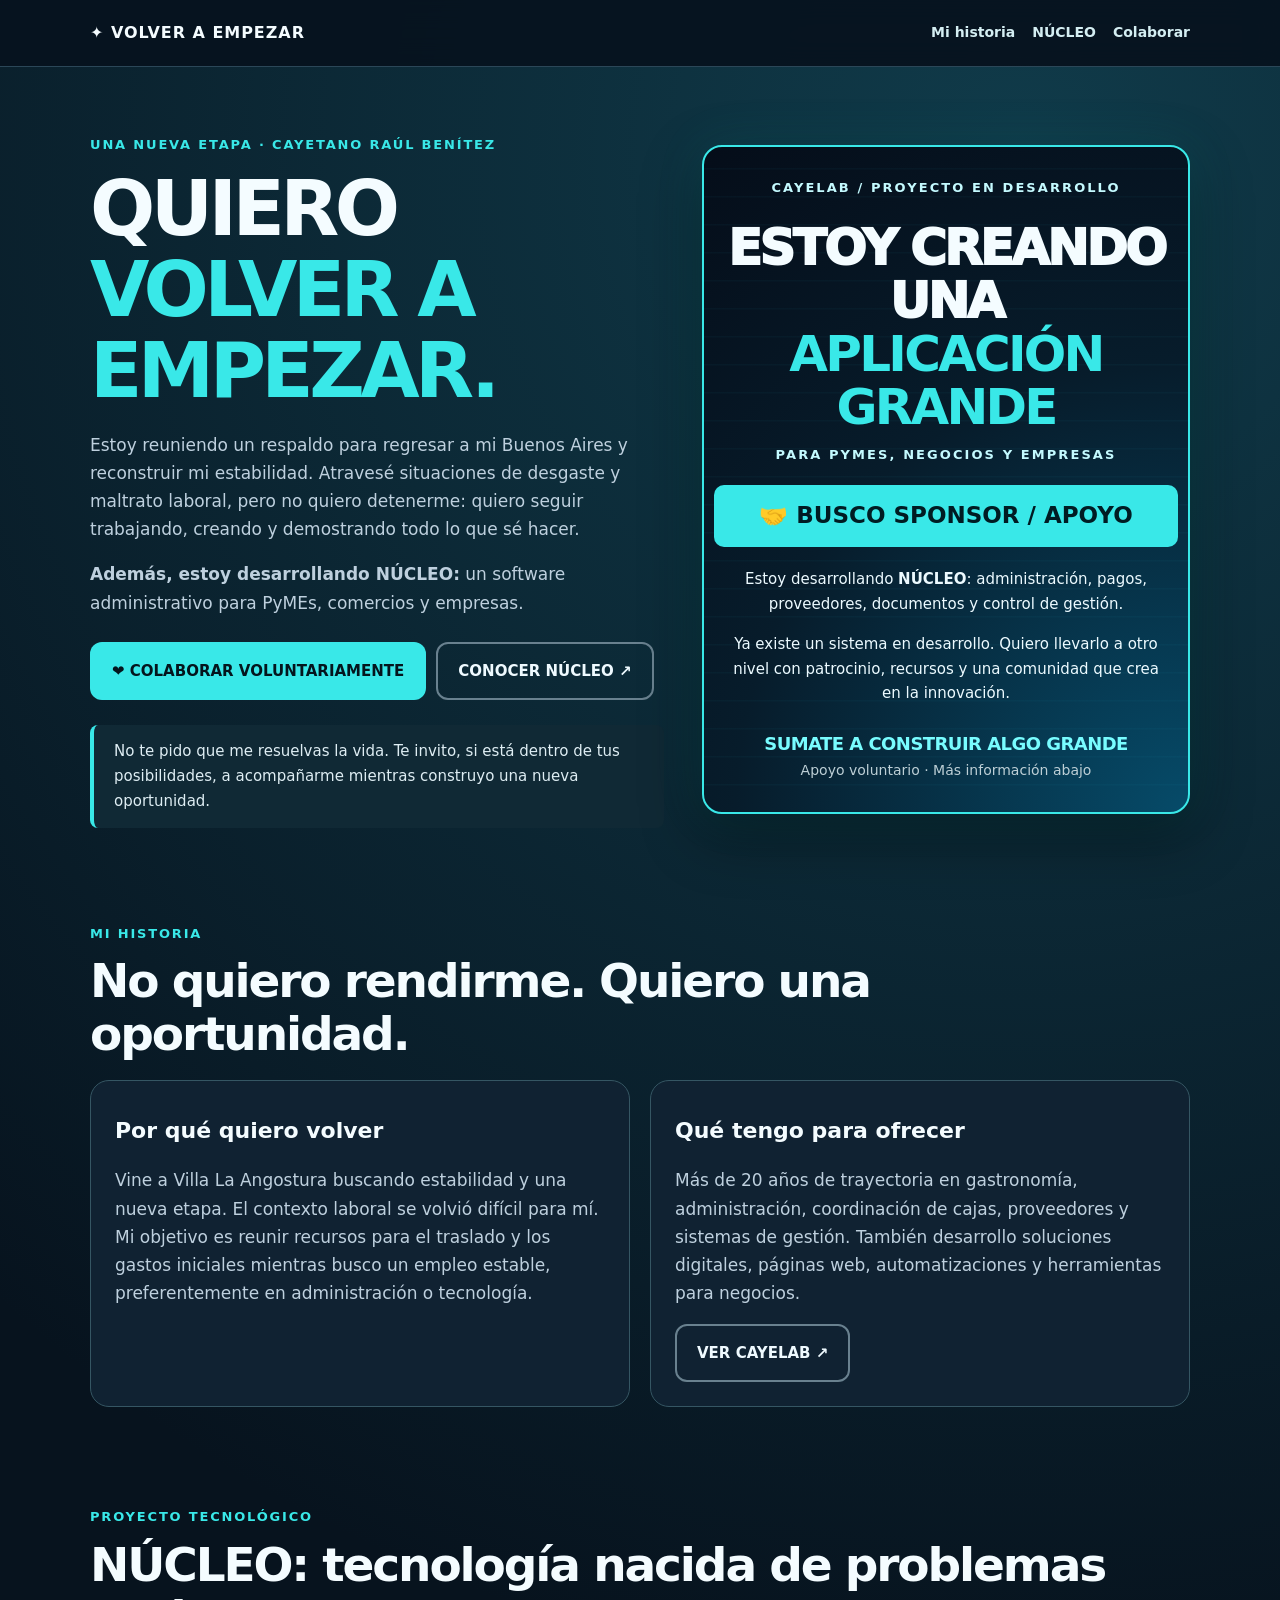
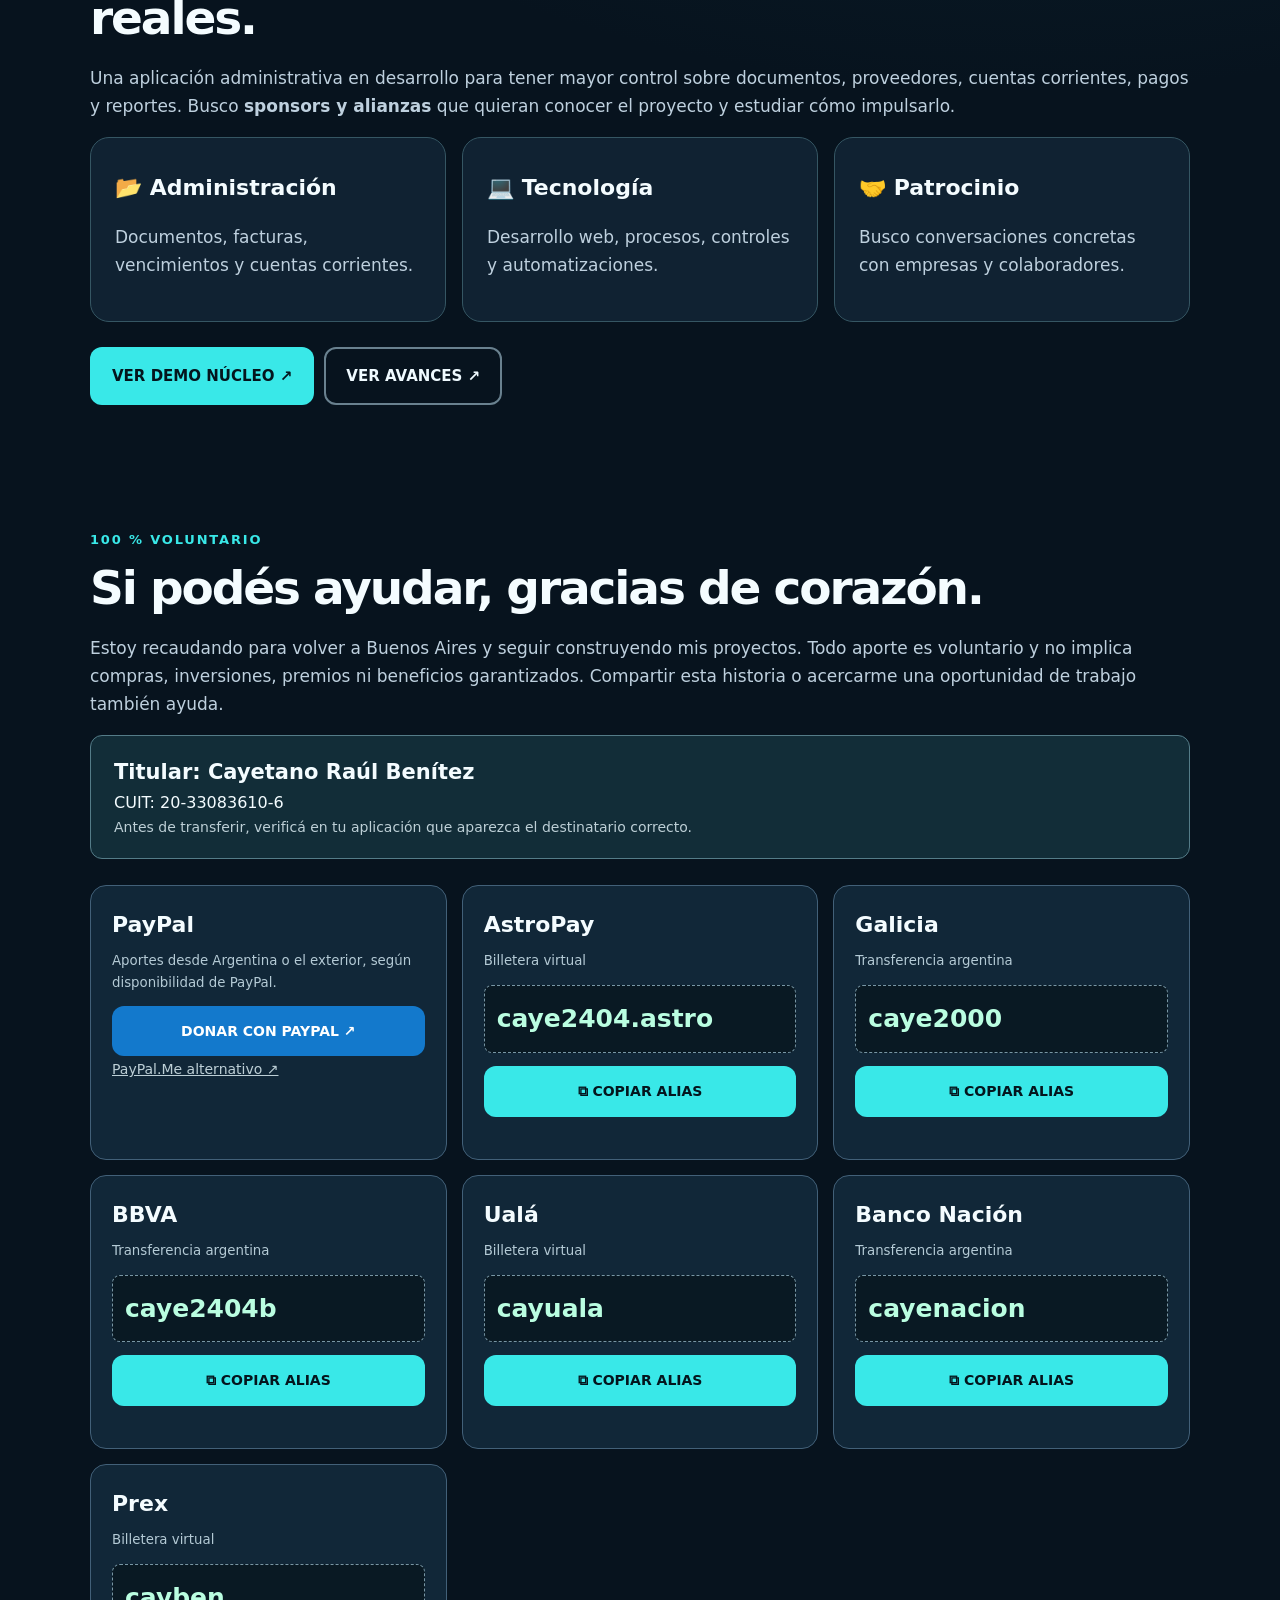
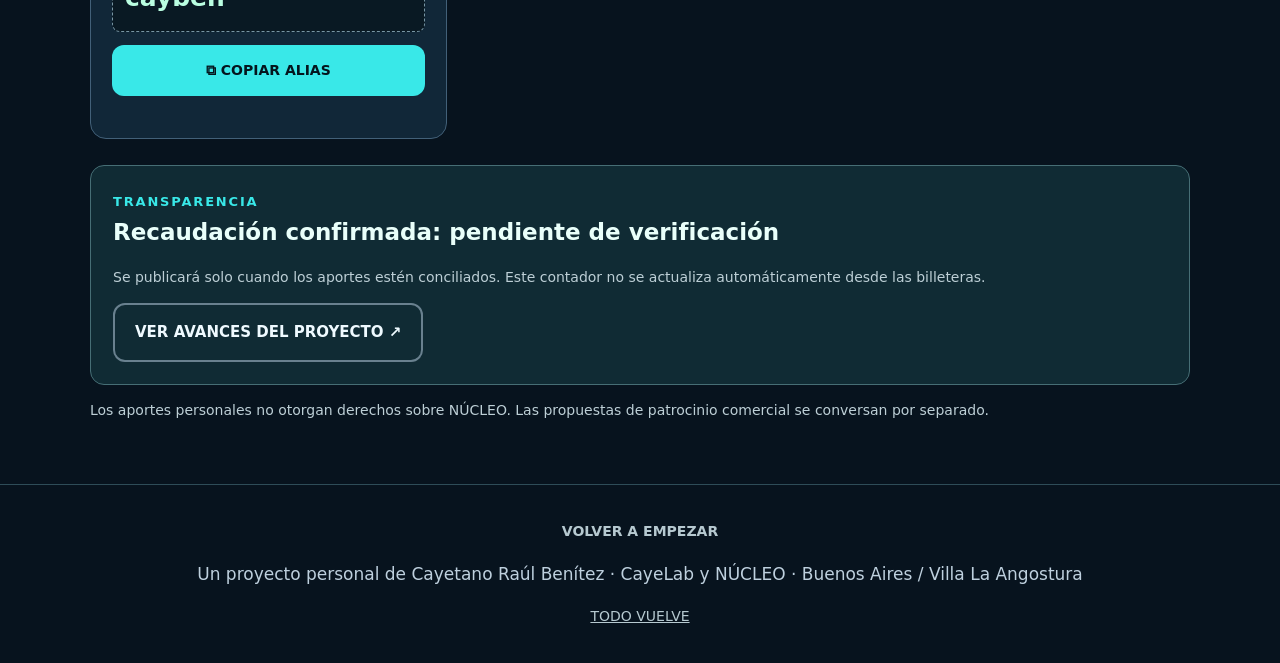
<file: volveraempezar/index.html>
<!doctype html>
<html lang="es-AR"><head><meta charset="utf-8"><meta name="viewport" content="width=device-width,initial-scale=1">
<meta name="theme-color" content="#061622"><meta name="description" content="VOLVER A EMPEZAR: conocé mi historia, el proyecto NÚCLEO para PyMEs y cómo colaborar de manera voluntaria o sumarte como sponsor.">
<meta property="og:title" content="VOLVER A EMPEZAR | Caye Benítez">
<meta property="og:description" content="Estoy construyendo NÚCLEO y buscando apoyo para volver a Buenos Aires y seguir adelante. Colaboraciones voluntarias.">
<title>VOLVER A EMPEZAR — Caye Benítez | NÚCLEO</title>
<style>
:root{color-scheme:dark;--bg:#07131e;--panel:#102434;--ink:#f4fcff;--muted:#bed0de;--aqua:#39e8e8;--line:#355663}
*{box-sizing:border-box}html{scroll-behavior:smooth}body{margin:0;background:radial-gradient(circle at 80% 4%,#103b4a 0%,transparent 40%),var(--bg);color:var(--ink);font-family:system-ui,-apple-system,Segoe UI,sans-serif;line-height:1.65}a{color:inherit}.wrap{width:min(1100px,calc(100% - 34px));margin:auto}
header{position:sticky;top:0;z-index:10;background:#07131eee;border-bottom:1px solid #2b4758;backdrop-filter:blur(14px)}
nav{display:flex;gap:18px;justify-content:space-between;align-items:center;min-height:66px}nav strong{font-weight:900;letter-spacing:.06em;font-size:16px}nav a{font-size:14px;text-decoration:none;color:#d4eef2;font-weight:700}
.navlinks{display:flex;align-items:center;gap:17px;flex-wrap:wrap}.eyebrow{color:var(--aqua);font-size:13px;font-weight:900;letter-spacing:.14em;text-transform:uppercase}
.hero{padding:64px 0 44px}.hero-grid{display:grid;grid-template-columns:1fr .85fr;align-items:center;gap:38px}
h1{font-size:clamp(43px,6vw,83px);line-height:1.05;letter-spacing:-.06em;margin:12px 0 20px}h1 em{font-style:normal;color:var(--aqua)}h2{font-size:clamp(29px,4vw,47px);letter-spacing:-.045em;line-height:1.13;margin:8px 0 20px}h3{font-size:22px;margin:8px 0}p{color:var(--muted);font-size:17px}
.btn{display:inline-flex;align-items:center;justify-content:center;text-align:center;gap:8px;padding:15px 20px;border-radius:12px;background:var(--aqua);border:2px solid transparent;color:#04151d;font-size:15px;font-weight:900;text-decoration:none;cursor:pointer;font-family:inherit}
.btn.secondary{background:transparent;border-color:#69818f;color:#effaff}.btn.paypal{background:#1379cc;color:white;width:100%}.btn:focus-visible{outline:3px solid white;outline-offset:3px}.btn:hover{filter:brightness(1.1)}
.actions{display:flex;flex-wrap:wrap;gap:10px;margin:25px 0}.notice{background:#102935;border-left:4px solid var(--aqua);padding:14px 20px;border-radius:8px;font-size:15px;color:#deedf3}
section{padding:48px 0}.panel{background:#102232;border:1px solid var(--line);padding:24px;border-radius:19px}
.poster{background:radial-gradient(circle at 100% 100%,#064b69,#071c2b 55%,#050d19);border:2px solid var(--aqua);box-shadow:0 0 50px #06e7e51c,0 20px 60px #0007;border-radius:20px;text-align:center;padding:30px 22px;position:relative;overflow:hidden}
.poster:before{content:"";position:absolute;inset:0;background:repeating-linear-gradient(0deg,transparent 0 26px,#22cce509 27px 28px);pointer-events:none}
.poster>*{position:relative}.poster .cap{font-weight:900;letter-spacing:.16em;color:#c4faff;font-size:13px}.poster .big{font-size:clamp(29px,4.2vw,50px);font-weight:950;letter-spacing:-.055em;line-height:1.06;margin:24px 0 10px}
.poster .big b{color:var(--aqua)}.poster .sponsor{font-size:23px;font-weight:900;background:var(--aqua);color:#001c23;margin:20px -12px;padding:12px 8px;border-radius:10px}
.poster p{font-size:15px;color:#ecfaff}.poster .bottom{font-size:18px;font-weight:900;letter-spacing:-.03em;margin-top:23px;color:#78fcff}
.two{display:grid;grid-template-columns:repeat(2,minmax(0,1fr));gap:20px}.three{display:grid;grid-template-columns:repeat(3,minmax(0,1fr));gap:16px}
.mini{font-size:14px;color:#bdcfd6}.payments{display:grid;grid-template-columns:repeat(3,minmax(0,1fr));gap:15px;margin:26px 0}
.paycard{background:#112738;border:1px solid #426078;border-radius:16px;padding:21px;min-width:0}.paycard strong{font-size:22px}.paycard small{display:block;color:#b4cad5;margin:7px 0 12px}
.alias{font-size:clamp(18px,2.6vw,25px);font-weight:900;word-break:break-word;color:#bafee1;padding:12px;background:#091923;border:1px dashed #7896a4;border-radius:8px;margin:13px 0}.paycard .btn{width:100%;font-size:14px}.copy-status{min-height:21px;color:#aaffb3;font-size:13px}
.owner{border:1px solid #547c88;border-radius:12px;padding:19px 23px;background:#122d38;margin:17px 0}.owner strong{display:block;font-size:21px}
.progress{padding:22px;border:1px solid #466e75;border-radius:14px;background:#102b34}.progress strong{font-size:23px;color:#e9fffa}
footer{padding:35px 0;border-top:1px solid #2e4c58;text-align:center;font-size:14px;color:#b6c9d0}
@media(max-width:800px){.hero-grid,.two{grid-template-columns:1fr}.payments{grid-template-columns:1fr 1fr}.hero{padding-top:39px}.poster{max-width:530px;margin:auto}}
@media(max-width:540px){.payments,.three{grid-template-columns:1fr}nav{align-items:flex-start;flex-direction:column;padding:12px 0;gap:6px}.navlinks{gap:12px}.hero{padding-top:27px}.actions .btn{width:100%}.poster .big{font-size:39px}}
</style></head>
<body>
<header><nav class="wrap"><strong>✦ VOLVER A EMPEZAR</strong><div class="navlinks"><a href="#historia">Mi historia</a><a href="#nucleo">NÚCLEO</a><a href="#colaborar">Colaborar</a></div></nav></header>
<main>
<section class="hero"><div class="wrap hero-grid"><div>
<span class="eyebrow">Una nueva etapa · Cayetano Raúl Benítez</span>
<h1>QUIERO <em>VOLVER A EMPEZAR.</em></h1>
<p>Estoy reuniendo un respaldo para regresar a mi Buenos Aires y reconstruir mi estabilidad. Atravesé situaciones de desgaste y maltrato laboral, pero no quiero detenerme: quiero seguir trabajando, creando y demostrando todo lo que sé hacer.</p>
<p><strong>Además, estoy desarrollando NÚCLEO:</strong> un software administrativo para PyMEs, comercios y empresas.</p>
<div class="actions"><a class="btn" href="#colaborar">❤️ COLABORAR VOLUNTARIAMENTE</a><a class="btn secondary" href="#nucleo">CONOCER NÚCLEO ↗</a></div>
<div class="notice">No te pido que me resuelvas la vida. Te invito, si está dentro de tus posibilidades, a acompañarme mientras construyo una nueva oportunidad.</div>
</div><div class="poster" role="img" aria-label="Flyer: Estoy creando una aplicación grande para PyMEs, negocios y empresas. Busco sponsor y apoyo para NÚCLEO.">
<div class="cap">CAYELAB / PROYECTO EN DESARROLLO</div>
<div class="big">ESTOY CREANDO<br>UNA <b>APLICACIÓN</b><br><b>GRANDE</b></div>
<div class="cap">PARA PYMES, NEGOCIOS Y EMPRESAS</div>
<div class="sponsor">🤝 BUSCO SPONSOR / APOYO</div>
<p>Estoy desarrollando <strong>NÚCLEO</strong>: administración, pagos, proveedores, documentos y control de gestión.</p>
<p>Ya existe un sistema en desarrollo. Quiero llevarlo a otro nivel con patrocinio, recursos y una comunidad que crea en la innovación.</p>
<div class="bottom">SUMATE A CONSTRUIR ALGO GRANDE</div>
<div class="mini">Apoyo voluntario · Más información abajo</div>
</div></div></section>
<section id="historia"><div class="wrap"><span class="eyebrow">Mi historia</span><h2>No quiero rendirme. Quiero una oportunidad.</h2><div class="two"><div class="panel"><h3>Por qué quiero volver</h3><p>Vine a Villa La Angostura buscando estabilidad y una nueva etapa. El contexto laboral se volvió difícil para mí. Mi objetivo es reunir recursos para el traslado y los gastos iniciales mientras busco un empleo estable, preferentemente en administración o tecnología.</p></div><div class="panel"><h3>Qué tengo para ofrecer</h3><p>Más de 20 años de trayectoria en gastronomía, administración, coordinación de cajas, proveedores y sistemas de gestión. También desarrollo soluciones digitales, páginas web, automatizaciones y herramientas para negocios.</p><a class="btn secondary" href="https://caye2404.github.io/cayelab-web/">VER CAYELAB ↗</a></div></div></div></section>
<section id="nucleo"><div class="wrap"><span class="eyebrow">Proyecto tecnológico</span><h2>NÚCLEO: tecnología nacida de problemas reales.</h2><p>Una aplicación administrativa en desarrollo para tener mayor control sobre documentos, proveedores, cuentas corrientes, pagos y reportes. Busco <strong>sponsors y alianzas</strong> que quieran conocer el proyecto y estudiar cómo impulsarlo.</p><div class="three">
<div class="panel"><h3>📂 Administración</h3><p>Documentos, facturas, vencimientos y cuentas corrientes.</p></div>
<div class="panel"><h3>💻 Tecnología</h3><p>Desarrollo web, procesos, controles y automatizaciones.</p></div>
<div class="panel"><h3>🤝 Patrocinio</h3><p>Busco conversaciones concretas con empresas y colaboradores.</p></div></div>
<div class="actions"><a class="btn" href="https://caye2404.github.io/cayelab-web/nucleo-demo/" target="_blank" rel="noopener">VER DEMO NÚCLEO ↗</a><a class="btn secondary" href="https://caye2404.github.io/todo-vuelve/#nucleo">VER AVANCES ↗</a></div></div></section>
<section id="colaborar"><div class="wrap"><span class="eyebrow">100 % voluntario</span><h2>Si podés ayudar, gracias de corazón.</h2><p>Estoy recaudando para volver a Buenos Aires y seguir construyendo mis proyectos. Todo aporte es voluntario y no implica compras, inversiones, premios ni beneficios garantizados. Compartir esta historia o acercarme una oportunidad de trabajo también ayuda.</p>
<div class="owner"><strong>Titular: Cayetano Raúl Benítez</strong><span>CUIT: 20-33083610-6</span><div class="mini">Antes de transferir, verificá en tu aplicación que aparezca el destinatario correcto.</div></div>
<div class="payments">
<article class="paycard"><strong>PayPal</strong><small>Aportes desde Argentina o el exterior, según disponibilidad de PayPal.</small><form action="https://www.paypal.com/donate" method="post" target="_blank"><input type="hidden" name="hosted_button_id" value="LC22GZCYF8AH4"><button class="btn paypal" type="submit">DONAR CON PAYPAL ↗</button></form><a href="https://paypal.me/caye2404" target="_blank" rel="noopener" class="mini">PayPal.Me alternativo ↗</a></article>
<article class="paycard"><strong>AstroPay</strong><small>Billetera virtual</small><div class="alias">caye2404.astro</div><button type="button" class="btn copy" data-alias="caye2404.astro">⧉ COPIAR ALIAS</button><div class="copy-status" aria-live="polite"></div></article>
<article class="paycard"><strong>Galicia</strong><small>Transferencia argentina</small><div class="alias">caye2000</div><button type="button" class="btn copy" data-alias="caye2000">⧉ COPIAR ALIAS</button><div class="copy-status" aria-live="polite"></div></article>
<article class="paycard"><strong>BBVA</strong><small>Transferencia argentina</small><div class="alias">caye2404b</div><button type="button" class="btn copy" data-alias="caye2404b">⧉ COPIAR ALIAS</button><div class="copy-status" aria-live="polite"></div></article>
<article class="paycard"><strong>Ualá</strong><small>Billetera virtual</small><div class="alias">cayuala</div><button type="button" class="btn copy" data-alias="cayuala">⧉ COPIAR ALIAS</button><div class="copy-status" aria-live="polite"></div></article>
<article class="paycard"><strong>Banco Nación</strong><small>Transferencia argentina</small><div class="alias">cayenacion</div><button type="button" class="btn copy" data-alias="cayenacion">⧉ COPIAR ALIAS</button><div class="copy-status" aria-live="polite"></div></article>
<article class="paycard"><strong>Prex</strong><small>Billetera virtual</small><div class="alias">cayben</div><button type="button" class="btn copy" data-alias="cayben">⧉ COPIAR ALIAS</button><div class="copy-status" aria-live="polite"></div></article>
</div>
<div class="progress"><span class="eyebrow">Transparencia</span><br><strong>Recaudación confirmada: <span id="raised">pendiente de verificación</span></strong><p class="mini">Se publicará solo cuando los aportes estén conciliados. Este contador no se actualiza automáticamente desde las billeteras.</p><a class="btn secondary" href="https://caye2404.github.io/todo-vuelve/#avances">VER AVANCES DEL PROYECTO ↗</a></div>
<p class="mini">Los aportes personales no otorgan derechos sobre NÚCLEO. Las propuestas de patrocinio comercial se conversan por separado.</p>
</div></section></main>
<footer><div class="wrap"><strong>VOLVER A EMPEZAR</strong><p>Un proyecto personal de Cayetano Raúl Benítez · CayeLab y NÚCLEO · Buenos Aires / Villa La Angostura</p><a href="https://caye2404.github.io/todo-vuelve/">TODO VUELVE</a></div></footer>
<script>
document.querySelectorAll(".copy").forEach(function(b){b.addEventListener("click",async function(){var a=b.dataset.alias,ok=false;try{await navigator.clipboard.writeText(a);ok=true}catch(e){var t=document.createElement("textarea");t.value=a;document.body.appendChild(t);t.select();try{ok=document.execCommand("copy")}catch(e){}t.remove()}b.nextElementSibling.textContent=ok?"✓ Alias copiado. Verificá el destinatario.":"Copiá manualmente: "+a})});
fetch("https://caye2404.github.io/todo-vuelve/campana.json",{cache:"no-store"}).then(r=>r.json()).then(d=>{if(typeof d.recaudado_confirmado==="number"&&Number.isFinite(d.recaudado_confirmado)&&d.recaudado_confirmado>=0){document.getElementById("raised").textContent=new Intl.NumberFormat("es-AR",{style:"currency",currency:"ARS",maximumFractionDigits:0}).format(d.recaudado_confirmado)}}).catch(()=>{});
</script></body></html>
</file>
